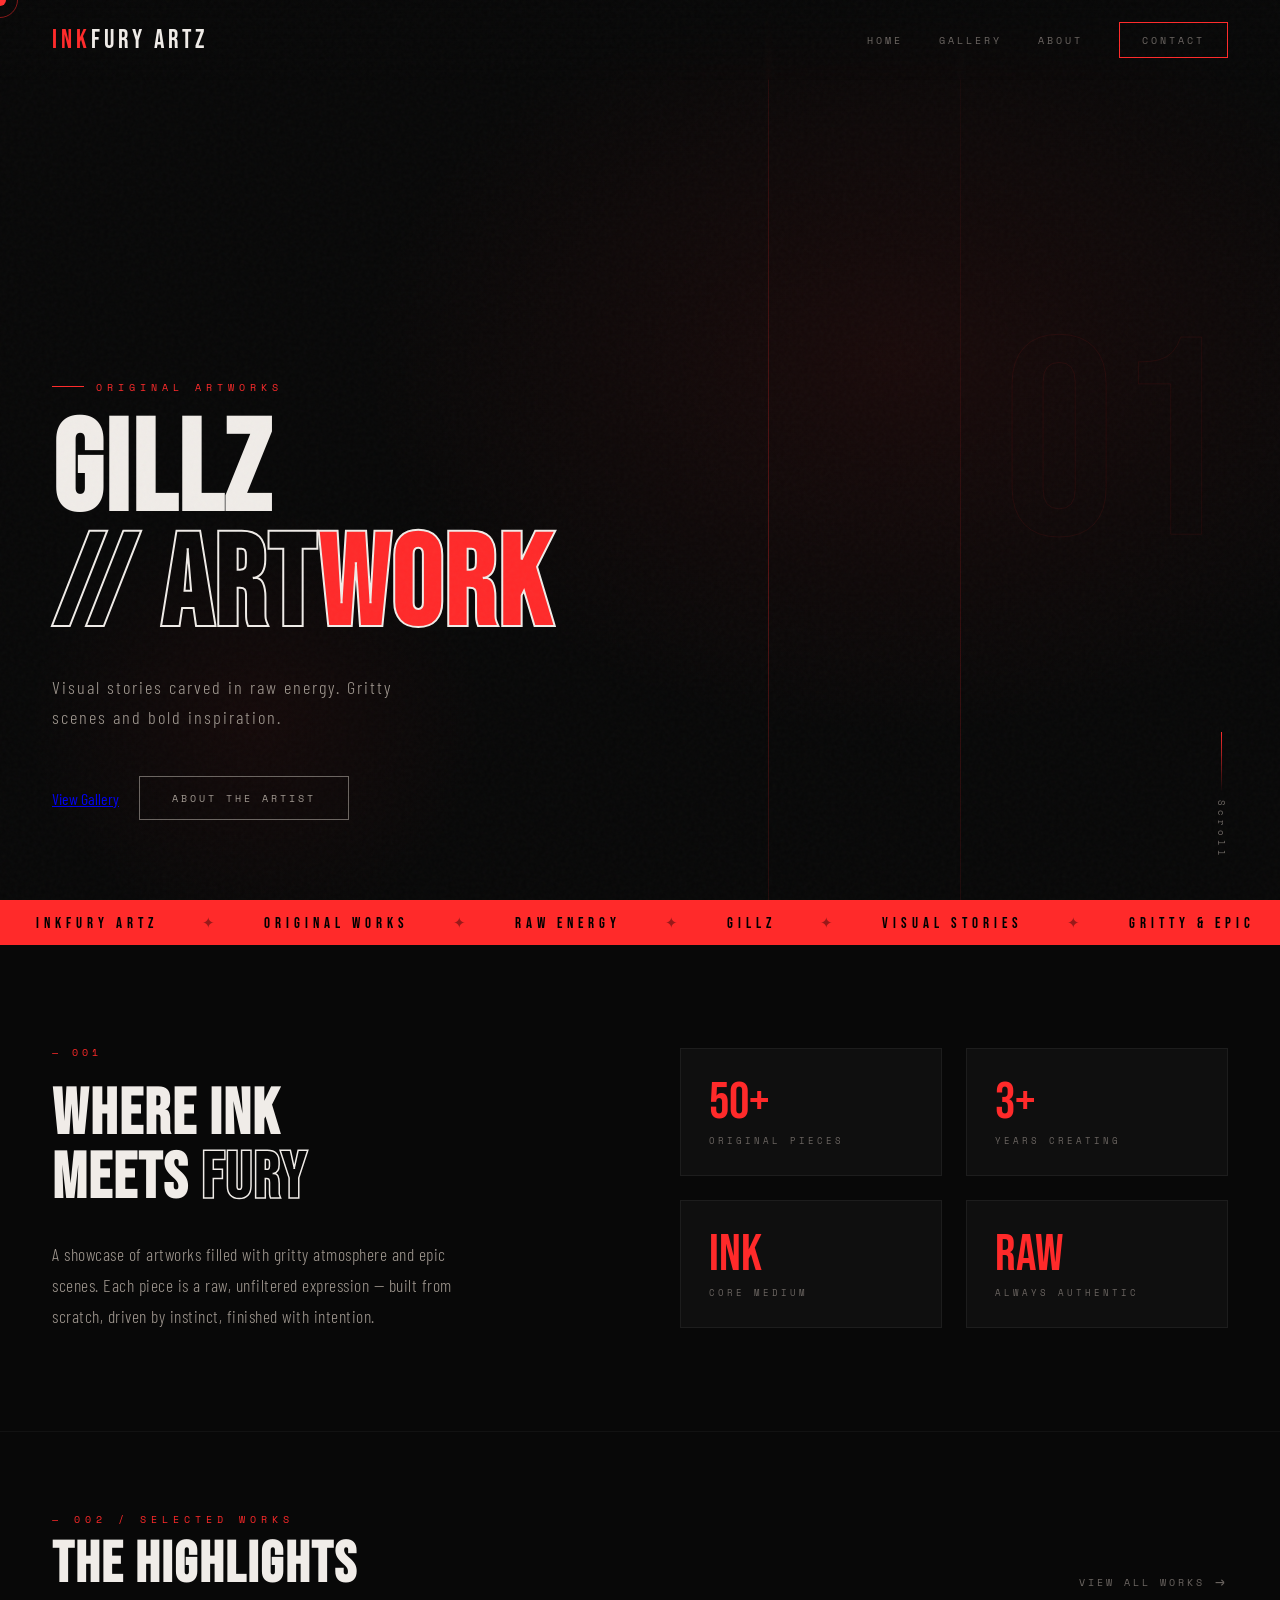
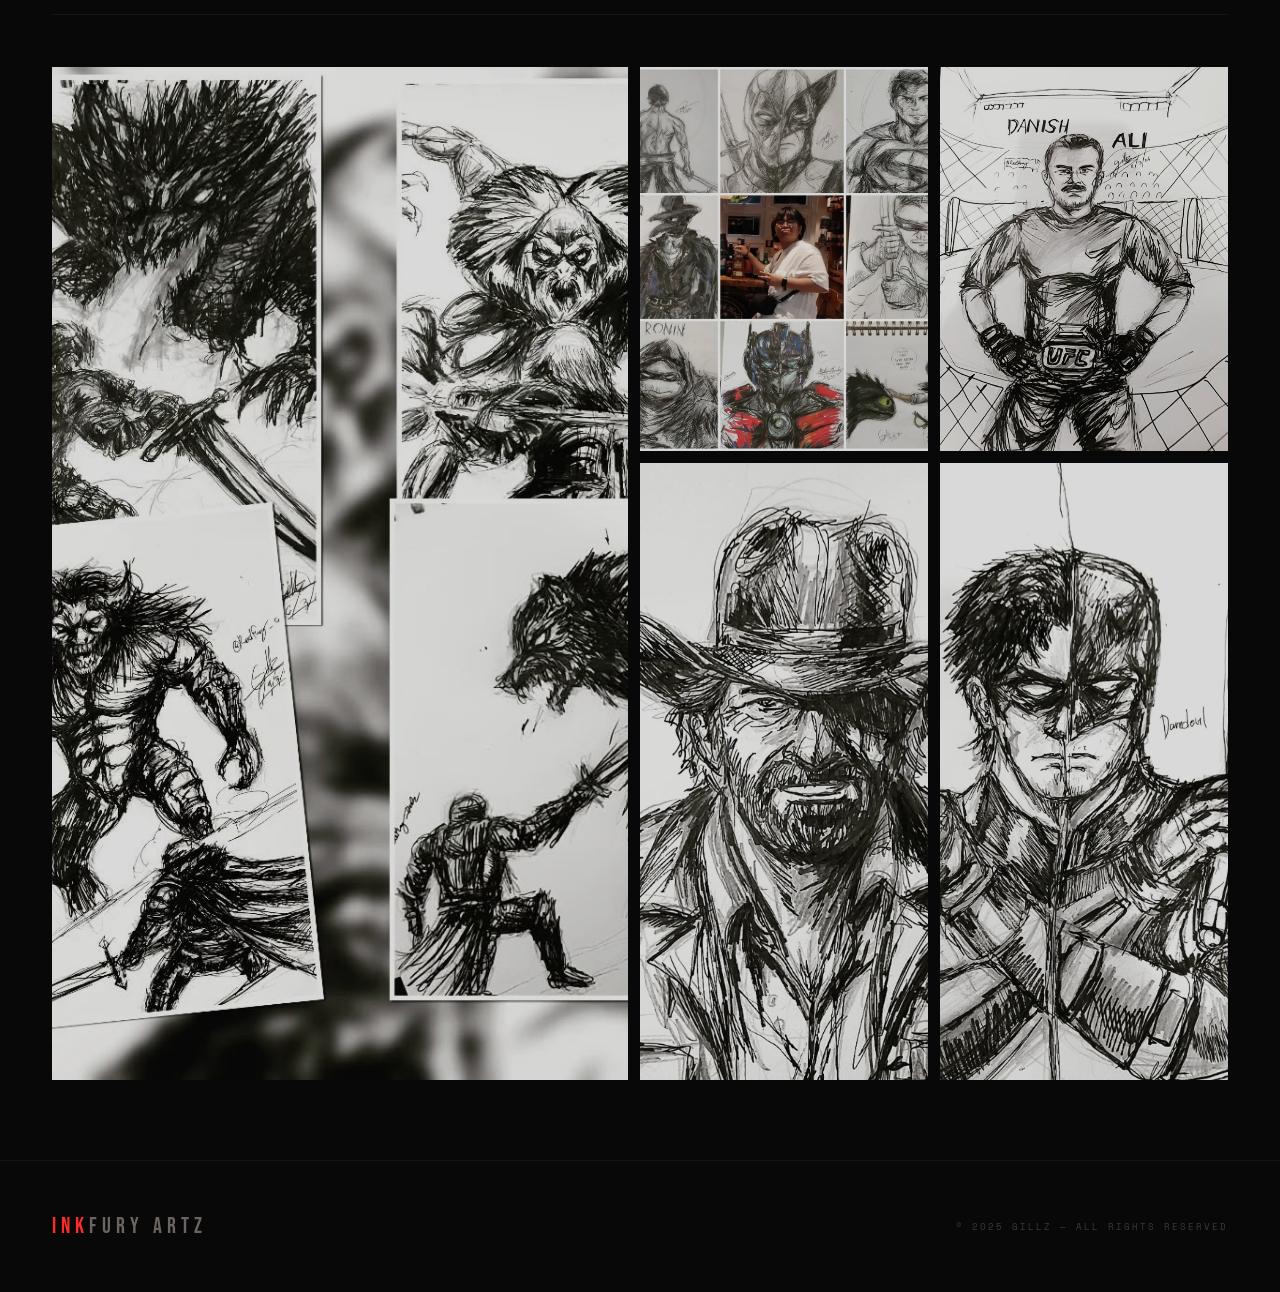
<file: index.html>
<!DOCTYPE html>
<html lang="en">
<head>
<meta charset="UTF-8">
<meta name="viewport" content="width=device-width, initial-scale=1.0">
<title>INKFURY ARTZ</title>
<link href="https://fonts.googleapis.com/css2?family=Bebas+Neue&family=Barlow+Condensed:wght@300;400;600;700&family=Space+Mono:wght@400;700&display=swap" rel="stylesheet">
<style>
  :root {
    --red: #ff2a2a;
    --red-dim: #cc1c1c;
    --red-glow: rgba(255, 42, 42, 0.25);
    --bg: #080808;
    --bg2: #0f0f0f;
    --bg3: #141414;
    --white: #f0ece8;
    --muted: #6b6561;
    --mid: #a09890;
  }

  *, *::before, *::after { box-sizing: border-box; margin: 0; padding: 0; }

  html { scroll-behavior: smooth; }

  body {
    background: var(--bg);
    color: var(--white);
    font-family: 'Barlow Condensed', sans-serif;
    overflow-x: hidden;
    cursor: none;
  }

  /* CUSTOM CURSOR */
  .cursor {
    position: fixed;
    width: 12px; height: 12px;
    background: var(--red);
    border-radius: 50%;
    pointer-events: none;
    z-index: 9999;
    transform: translate(-50%, -50%);
    transition: transform 0.1s, width 0.2s, height 0.2s, background 0.2s;
    mix-blend-mode: screen;
  }
  .cursor-ring {
    position: fixed;
    width: 36px; height: 36px;
    border: 1px solid rgba(255,42,42,0.5);
    border-radius: 50%;
    pointer-events: none;
    z-index: 9998;
    transform: translate(-50%, -50%);
    transition: transform 0.12s ease-out, width 0.3s, height 0.3s;
  }
  body:has(a:hover) .cursor,
  body:has(button:hover) .cursor { width: 20px; height: 20px; background: var(--white); }
  body:has(a:hover) .cursor-ring,
  body:has(button:hover) .cursor-ring { width: 50px; height: 50px; border-color: var(--white); }

  /* GRAIN OVERLAY */
  body::before {
    content: '';
    position: fixed;
    inset: 0;
    background-image: url("data:image/svg+xml,%3Csvg viewBox='0 0 256 256' xmlns='http://www.w3.org/2000/svg'%3E%3Cfilter id='noise'%3E%3CfeTurbulence type='fractalNoise' baseFrequency='0.9' numOctaves='4' stitchTiles='stitch'/%3E%3C/filter%3E%3Crect width='100%25' height='100%25' filter='url(%23noise)' opacity='1'/%3E%3C/svg%3E");
    opacity: 0.03;
    pointer-events: none;
    z-index: 1000;
  }

  /* NAV */
  nav {
    position: fixed;
    top: 0; left: 0; right: 0;
    z-index: 500;
    display: flex;
    align-items: center;
    justify-content: space-between;
    padding: 22px 52px;
    background: linear-gradient(to bottom, rgba(8,8,8,0.98) 0%, transparent 100%);
    backdrop-filter: blur(2px);
  }

  .nav-logo {
    font-family: 'Bebas Neue', sans-serif;
    font-size: 1.6rem;
    letter-spacing: 4px;
    color: var(--white);
    text-decoration: none;
  }
  .nav-logo span { color: var(--red); }

  .nav-links { display: flex; gap: 36px; align-items: center; }
  .nav-links a {
    font-family: 'Space Mono', monospace;
    font-size: 0.65rem;
    letter-spacing: 3px;
    text-transform: uppercase;
    color: var(--muted);
    text-decoration: none;
    transition: color 0.25s;
    position: relative;
  }
  .nav-links a::after {
    content: '';
    position: absolute;
    bottom: -4px; left: 0;
    width: 0; height: 1px;
    background: var(--red);
    transition: width 0.3s;
  }
  .nav-links a:hover { color: var(--white); }
  .nav-links a:hover::after { width: 100%; }

  .nav-cta {
    font-family: 'Space Mono', monospace;
    font-size: 0.6rem;
    letter-spacing: 3px;
    text-transform: uppercase;
    padding: 9px 22px;
    border: 1px solid var(--red);
    color: var(--red);
    background: transparent;
    cursor: none;
    transition: background 0.25s, color 0.25s;
    text-decoration: none;
  }
  .nav-cta:hover { background: var(--red); color: #000; }

  /* HERO */
  .hero {
    height: 100vh;
    min-height: 700px;
    position: relative;
    display: flex;
    align-items: flex-end;
    padding: 0 52px 80px;
    overflow: hidden;
  }

  .hero-bg {
    position: absolute;
    inset: 0;
    background:
      radial-gradient(ellipse 60% 60% at 70% 40%, rgba(255,42,42,0.07) 0%, transparent 70%),
      radial-gradient(ellipse 30% 40% at 20% 80%, rgba(255,42,42,0.05) 0%, transparent 60%),
      var(--bg);
  }

  /* animated ink drip lines */
  .hero-lines {
    position: absolute;
    inset: 0;
    overflow: hidden;
    pointer-events: none;
  }
  .hero-lines::before {
    content: '';
    position: absolute;
    top: -20%; left: 60%;
    width: 1px; height: 140%;
    background: linear-gradient(to bottom, transparent, rgba(255,42,42,0.15) 30%, rgba(255,42,42,0.3) 60%, transparent);
    animation: lineDrift 8s ease-in-out infinite alternate;
  }
  .hero-lines::after {
    content: '';
    position: absolute;
    top: -20%; left: 75%;
    width: 1px; height: 140%;
    background: linear-gradient(to bottom, transparent, rgba(255,42,42,0.08) 40%, rgba(255,42,42,0.18) 70%, transparent);
    animation: lineDrift 11s ease-in-out infinite alternate-reverse;
  }
  @keyframes lineDrift {
    from { transform: translateX(0); }
    to   { transform: translateX(40px); }
  }

  /* big decorative number */
  .hero-num {
    position: absolute;
    top: 50%; right: 4%;
    transform: translateY(-50%);
    font-family: 'Bebas Neue', sans-serif;
    font-size: clamp(180px, 22vw, 360px);
    color: transparent;
    -webkit-text-stroke: 1px rgba(255,42,42,0.08);
    line-height: 1;
    pointer-events: none;
    user-select: none;
    animation: numPulse 6s ease-in-out infinite;
  }
  @keyframes numPulse {
    0%, 100% { -webkit-text-stroke-color: rgba(255,42,42,0.06); }
    50%       { -webkit-text-stroke-color: rgba(255,42,42,0.14); }
  }

  .hero-content { position: relative; z-index: 2; max-width: 680px; }

  .hero-tag {
    font-family: 'Space Mono', monospace;
    font-size: 0.65rem;
    letter-spacing: 5px;
    color: var(--red);
    text-transform: uppercase;
    margin-bottom: 20px;
    display: flex;
    align-items: center;
    gap: 12px;
  }
  .hero-tag::before {
    content: '';
    display: block;
    width: 32px; height: 1px;
    background: var(--red);
  }

  .hero h1 {
    font-family: 'Bebas Neue', sans-serif;
    font-size: clamp(72px, 10vw, 148px);
    line-height: 0.9;
    letter-spacing: 2px;
    margin-bottom: 28px;
  }
  .hero h1 .line2 { 
    color: transparent;
    -webkit-text-stroke: 2px var(--white);
    display: block;
  }
  .hero h1 .accent { color: var(--red); }

  .hero-desc {
    font-size: 1.15rem;
    font-weight: 300;
    letter-spacing: 2px;
    color: var(--mid);
    margin-bottom: 44px;
    max-width: 380px;
    line-height: 1.6;
  }

  .hero-actions { display: flex; gap: 20px; align-items: center; }

  .btn-primary {
    font-family: 'Space Mono', monospace;
    font-size: 0.65rem;
    letter-spacing: 3px;
    text-transform: uppercase;
    padding: 14px 34px;
    background: var(--red);
    color: #000;
    border: none;
    cursor: none;
    transition: background 0.25s, transform 0.2s;
    font-weight: 700;
    text-decoration: none;
    display: inline-block;
  }
  .btn-primary:hover { background: var(--white); transform: translateY(-2px); }

  .btn-ghost {
    font-family: 'Space Mono', monospace;
    font-size: 0.65rem;
    letter-spacing: 3px;
    text-transform: uppercase;
    padding: 13px 32px;
    border: 1px solid var(--muted);
    color: var(--mid);
    background: transparent;
    cursor: none;
    transition: border-color 0.25s, color 0.25s;
    text-decoration: none;
    display: inline-block;
  }
  .btn-ghost:hover { border-color: var(--white); color: var(--white); }

  .hero-scroll {
    position: absolute;
    bottom: 40px; right: 52px;
    display: flex;
    flex-direction: column;
    align-items: center;
    gap: 8px;
    z-index: 2;
  }
  .hero-scroll span {
    font-family: 'Space Mono', monospace;
    font-size: 0.55rem;
    letter-spacing: 4px;
    color: var(--muted);
    writing-mode: vertical-rl;
  }
  .scroll-line {
    width: 1px;
    height: 60px;
    background: linear-gradient(to bottom, var(--red), transparent);
    animation: scrollPulse 2s ease-in-out infinite;
  }
  @keyframes scrollPulse {
    0%, 100% { opacity: 0.3; transform: scaleY(0.8); }
    50%       { opacity: 1;   transform: scaleY(1);   }
  }

  /* MARQUEE */
  .marquee-strip {
    background: var(--red);
    padding: 12px 0;
    overflow: hidden;
    white-space: nowrap;
  }
  .marquee-inner {
    display: inline-flex;
    gap: 0;
    animation: marquee 18s linear infinite;
  }
  .marquee-inner span {
    font-family: 'Bebas Neue', sans-serif;
    font-size: 0.95rem;
    letter-spacing: 5px;
    color: #000;
    padding: 0 36px;
  }
  .marquee-inner span.dot { color: rgba(0,0,0,0.4); padding: 0 8px; }
  @keyframes marquee {
    from { transform: translateX(0); }
    to   { transform: translateX(-50%); }
  }

  /* INTRO SECTION */
  .intro {
    padding: 100px 52px;
    display: grid;
    grid-template-columns: 1fr 1fr;
    gap: 80px;
    align-items: center;
    border-bottom: 1px solid rgba(255,255,255,0.04);
  }

  .intro-left .section-num {
    font-family: 'Space Mono', monospace;
    font-size: 0.6rem;
    letter-spacing: 4px;
    color: var(--red);
    margin-bottom: 24px;
  }

  .intro-left h2 {
    font-family: 'Bebas Neue', sans-serif;
    font-size: clamp(42px, 5vw, 72px);
    line-height: 1;
    letter-spacing: 2px;
    margin-bottom: 28px;
  }
  .intro-left h2 em {
    font-style: normal;
    color: transparent;
    -webkit-text-stroke: 1.5px var(--white);
  }

  .intro-left p {
    font-size: 1.1rem;
    font-weight: 300;
    color: var(--mid);
    line-height: 1.75;
    letter-spacing: 0.5px;
    max-width: 440px;
  }

  .intro-right {
    display: grid;
    grid-template-columns: 1fr 1fr;
    gap: 24px;
  }
  .stat-box {
    padding: 28px;
    border: 1px solid rgba(255,255,255,0.06);
    background: var(--bg2);
    transition: border-color 0.3s;
  }
  .stat-box:hover { border-color: rgba(255,42,42,0.3); }
  .stat-box .stat-n {
    font-family: 'Bebas Neue', sans-serif;
    font-size: 3.2rem;
    color: var(--red);
    line-height: 1;
    margin-bottom: 6px;
  }
  .stat-box .stat-l {
    font-family: 'Space Mono', monospace;
    font-size: 0.58rem;
    letter-spacing: 3px;
    color: var(--muted);
    text-transform: uppercase;
  }

  /* GALLERY */
  .gallery-section {
    padding: 80px 52px;
  }

  .section-header {
    display: flex;
    align-items: flex-end;
    justify-content: space-between;
    margin-bottom: 52px;
    padding-bottom: 20px;
    border-bottom: 1px solid rgba(255,255,255,0.05);
  }
  .section-header-left .label {
    font-family: 'Space Mono', monospace;
    font-size: 0.6rem;
    letter-spacing: 5px;
    color: var(--red);
    margin-bottom: 10px;
    text-transform: uppercase;
  }
  .section-header-left h2 {
    font-family: 'Bebas Neue', sans-serif;
    font-size: clamp(36px, 4.5vw, 62px);
    letter-spacing: 2px;
    line-height: 1;
  }
  .view-all {
    font-family: 'Space Mono', monospace;
    font-size: 0.6rem;
    letter-spacing: 3px;
    color: var(--muted);
    text-decoration: none;
    text-transform: uppercase;
    display: flex;
    align-items: center;
    gap: 10px;
    transition: color 0.25s;
  }
  .view-all::after {
    content: '→';
    font-size: 1rem;
    transition: transform 0.25s;
  }
  .view-all:hover { color: var(--white); }
  .view-all:hover::after { transform: translateX(5px); }

  .gallery-grid {
    display: grid;
    grid-template-columns: 2fr 1fr 1fr;
    grid-template-rows: auto auto;
    gap: 12px;
  }

  .g-card {
    position: relative;
    overflow: hidden;
    background: var(--bg3);
    cursor: none;
  }

  .g-card.featured {
    grid-row: 1 / 3;
  }

  .g-card img {
    width: 100%;
    height: 100%;
    object-fit: cover;
    display: block;
    transition: transform 0.6s cubic-bezier(0.25, 0.46, 0.45, 0.94), filter 0.4s;
    filter: grayscale(20%) brightness(0.85);
    min-height: 260px;
  }
  .g-card.featured img { min-height: 560px; }

  .g-card:hover img {
    transform: scale(1.07);
    filter: grayscale(0%) brightness(1);
  }

  .g-card-overlay {
    position: absolute;
    inset: 0;
    background: linear-gradient(to top, rgba(8,8,8,0.85) 0%, transparent 50%);
    opacity: 0;
    transition: opacity 0.4s;
    display: flex;
    flex-direction: column;
    justify-content: flex-end;
    padding: 28px;
  }
  .g-card:hover .g-card-overlay { opacity: 1; }

  .g-card-overlay .g-title {
    font-family: 'Bebas Neue', sans-serif;
    font-size: 1.5rem;
    letter-spacing: 2px;
    margin-bottom: 6px;
  }
  .g-card-overlay .g-tag {
    font-family: 'Space Mono', monospace;
    font-size: 0.55rem;
    letter-spacing: 3px;
    color: var(--red);
    text-transform: uppercase;
  }

  .g-card-overlay .g-view {
    position: absolute;
    top: 20px; right: 20px;
    width: 36px; height: 36px;
    border: 1px solid rgba(255,255,255,0.4);
    display: flex;
    align-items: center;
    justify-content: center;
    font-size: 1rem;
    transition: background 0.25s, border-color 0.25s;
  }
  .g-card:hover .g-view { background: var(--red); border-color: var(--red); }

  /* placeholder art when images are missing */
  .g-placeholder {
    width: 100%;
    height: 100%;
    min-height: inherit;
    display: flex;
    align-items: center;
    justify-content: center;
    background: var(--bg3);
    position: relative;
    overflow: hidden;
  }
  .g-placeholder::before {
    content: '';
    position: absolute;
    inset: 0;
    background:
      repeating-linear-gradient(
        45deg,
        transparent,
        transparent 24px,
        rgba(255,42,42,0.03) 24px,
        rgba(255,42,42,0.03) 25px
      );
  }
  .g-placeholder .ph-label {
    font-family: 'Bebas Neue', sans-serif;
    font-size: 1rem;
    letter-spacing: 4px;
    color: rgba(255,255,255,0.1);
    text-transform: uppercase;
    z-index: 1;
  }

  /* FOOTER */
  footer {
    padding: 52px;
    border-top: 1px solid rgba(255,255,255,0.05);
    display: flex;
    align-items: center;
    justify-content: space-between;
  }
  .footer-logo {
    font-family: 'Bebas Neue', sans-serif;
    font-size: 1.4rem;
    letter-spacing: 5px;
    color: var(--muted);
  }
  .footer-logo span { color: var(--red); }
  footer p {
    font-family: 'Space Mono', monospace;
    font-size: 0.55rem;
    letter-spacing: 2px;
    color: rgba(255,255,255,0.2);
    text-transform: uppercase;
  }

  /* FADE IN ANIMATION */
  .fade-up {
    opacity: 0;
    transform: translateY(30px);
    animation: fadeUp 0.8s ease forwards;
  }
  .fade-up:nth-child(1) { animation-delay: 0.1s; }
  .fade-up:nth-child(2) { animation-delay: 0.25s; }
  .fade-up:nth-child(3) { animation-delay: 0.4s; }
  @keyframes fadeUp {
    to { opacity: 1; transform: translateY(0); }
  }

  @media (max-width: 900px) {
    nav { padding: 18px 28px; }
    .nav-links { gap: 20px; }
    .hero { padding: 0 28px 60px; }
    .intro { grid-template-columns: 1fr; padding: 60px 28px; gap: 44px; }
    .gallery-section { padding: 60px 28px; }
    .gallery-grid { grid-template-columns: 1fr 1fr; }
    .g-card.featured { grid-column: 1 / 3; grid-row: auto; }
    footer { flex-direction: column; gap: 20px; padding: 36px 28px; text-align: center; }
  }
</style>
</head>
<body>

<div class="cursor" id="cursor"></div>
<div class="cursor-ring" id="cursorRing"></div>

<!-- NAV -->
<nav>
  <a class="nav-logo" href="#"><span>INK</span>FURY ARTZ</a>
  <div class="nav-links">
    <a href="#">Home</a>
    <a href="#gallery">Gallery</a>
    <a href="about.html">About</a>
    <a href="#" class="nav-cta">Contact</a>
  </div>
</nav>

<!-- HERO -->
<section class="hero">
  <div class="hero-bg"></div>
  <div class="hero-lines"></div>
  <div class="hero-num">01</div>

  <div class="hero-content">
    <div class="hero-tag fade-up">Original Artworks</div>
    <h1 class="fade-up">
      GILLZ
      <span class="line2">// ART<span class="accent">WORK</span></span>
    </h1>
    <p class="hero-desc fade-up">Visual stories carved in raw energy. Gritty scenes and bold inspiration.</p>
    <div class="hero-actions fade-up">
      <a href="gallery.html" class="btn-primar" class="btn-primary">View Gallery</a>
      <a href="about.html" class="btn-ghost">About The artist</a>
    </div>
  </div>

  <div class="hero-scroll">
    <div class="scroll-line"></div>
    <span>Scroll</span>
  </div>
</section>

<!-- MARQUEE -->
<div class="marquee-strip">
  <div class="marquee-inner">
    <span>INKFURY ARTZ</span><span class="dot">✦</span>
    <span>ORIGINAL WORKS</span><span class="dot">✦</span>
    <span>RAW ENERGY</span><span class="dot">✦</span>
    <span>GILLZ</span><span class="dot">✦</span>
    <span>VISUAL STORIES</span><span class="dot">✦</span>
    <span>GRITTY &amp; EPIC</span><span class="dot">✦</span>
    <span>INKFURY ARTZ</span><span class="dot">✦</span>
    <span>ORIGINAL WORKS</span><span class="dot">✦</span>
    <span>RAW ENERGY</span><span class="dot">✦</span>
    <span>GILLZ</span><span class="dot">✦</span>
    <span>VISUAL STORIES</span><span class="dot">✦</span>
    <span>GRITTY &amp; EPIC</span><span class="dot">✦</span>
  </div>
</div>

<!-- INTRO -->
<section class="intro" id="about">
  <div class="intro-left">
    <div class="section-num">— 001</div>
    <h2>WHERE INK<br>MEETS <em>FURY</em></h2>
    <p>
      A showcase of artworks filled with gritty atmosphere and epic scenes. Each piece is a raw, unfiltered expression — built from scratch, driven by instinct, finished with intention.
    </p>
  </div>
  <div class="intro-right">
    <div class="stat-box">
      <div class="stat-n">50+</div>
      <div class="stat-l">Original Pieces</div>
    </div>
    <div class="stat-box">
      <div class="stat-n">3+</div>
      <div class="stat-l">Years Creating</div>
    </div>
    <div class="stat-box">
      <div class="stat-n">INK</div>
      <div class="stat-l">Core Medium</div>
    </div>
    <div class="stat-box">
      <div class="stat-n">RAW</div>
      <div class="stat-l">Always Authentic</div>
    </div>
  </div>
</section>

<!-- GALLERY -->
<section class="gallery-section" id="gallery">
  <div class="section-header">
    <div class="section-header-left">
      <div class="label">— 002 / Selected Works</div>
      <h2>THE HIGHLIGHTS</h2>
    </div>
    <a href="#" class="view-all">View All Works</a>
  </div>

  <div class="gallery-grid">
    <!-- Featured large card -->
    <div class="g-card featured">
      <img src="compilation1.png" alt="Artwork 1" onerror="this.style.display='none';this.nextElementSibling.style.display='flex'">
      <div class="g-placeholder" style="display:none;min-height:560px;">
        <span class="ph-label">Compilation I</span>
      </div>
      <div class="g-card-overlay">
        <div class="g-view">↗</div>
        <div class="g-tag">Featured Piece</div>
        <div class="g-title">Boss Battle</div>
      </div>
    </div>

    <!-- Top right -->
    <div class="g-card">
      <img src="compilation2.png" alt="Artwork 2" onerror="this.style.display='none';this.nextElementSibling.style.display='flex'">
      <div class="g-placeholder" style="display:none;">
        <span class="ph-label">Top 8</span>
      </div>
      <div class="g-card-overlay">
        <div class="g-view">↗</div>
        <div class="g-tag">Original Work</div>
        <div class="g-title">2025 artworks</div>
      </div>
    </div>

    <div class="g-card">
      <img src="compilation3.png" alt="Artwork 3" onerror="this.style.display='none';this.nextElementSibling.style.display='flex'">
      <div class="g-placeholder" style="display:none;">
        <span class="ph-label">Compilation III</span>
      </div>
      <div class="g-card-overlay">
        <div class="g-view">↗</div>
        <div class="g-tag">Original Work</div>
        <div class="g-title">UFC</div>
      </div>
    </div>

    <!-- Bottom row fillers -->
    <div class="g-card">
      <img src="cn2.png" alt="artwork4" onerror="this.style.display='none';this.nextElementSibling.style.display='flex'">
      <div class="g-placeholder" style="min-height:260px;display:flex;">
        <span class="ph-label">Coming Soon</span>
      </div>
      <div class="g-card-overlay">
        <div class="g-view">+</div>
        <div class="g-tag">Upcoming</div>
        <div class="g-title">Pop Cultures</div>
      </div>
    </div>

    <div class="g-card">
      <img src="marveldc.png" alt="artwork5" onerror="this.title.display='none';this.nextElementSibling.style.display='flex'">
      <div class="g-placeholder" style="min-height:260px;display:flex;">
        <span class="ph-label">Coming Soon</span>
      </div>
      <div class="g-card-overlay">
        <div class="g-view">+</div>
        <div class="g-tag">Upcoming</div>
        <div class="g-title">Marvel and DC comics artworks</div>
      </div>
    </div>
  </div>
</section>

<!-- FOOTER -->
<footer>
  <div class="footer-logo"><span>INK</span>FURY ARTZ</div>
  <p>© 2025 Gillz — All Rights Reserved</p>
</footer>

<script>
  // Custom cursor
  const cursor = document.getElementById('cursor');
  const ring = document.getElementById('cursorRing');
  let mx = 0, my = 0, rx = 0, ry = 0;

  document.addEventListener('mousemove', e => {
    mx = e.clientX; my = e.clientY;
    cursor.style.left = mx + 'px';
    cursor.style.top  = my + 'px';
  });

  function animateRing() {
    rx += (mx - rx) * 0.12;
    ry += (my - ry) * 0.12;
    ring.style.left = rx + 'px';
    ring.style.top  = ry + 'px';
    requestAnimationFrame(animateRing);
  }
  animateRing();

  // Intersection Observer for gallery cards
  const cards = document.querySelectorAll('.g-card');
  const obs = new IntersectionObserver(entries => {
    entries.forEach((e, i) => {
      if (e.isIntersecting) {
        setTimeout(() => {
          e.target.style.opacity = '1';
          e.target.style.transform = 'translateY(0)';
        }, i * 80);
        obs.unobserve(e.target);
      }
    });
  }, { threshold: 0.1 });

  cards.forEach(c => {
    c.style.opacity = '0';
    c.style.transform = 'translateY(24px)';
    c.style.transition = 'opacity 0.6s ease, transform 0.6s ease';
    obs.observe(c);
  });
</script>
</body>
</html>
</file>
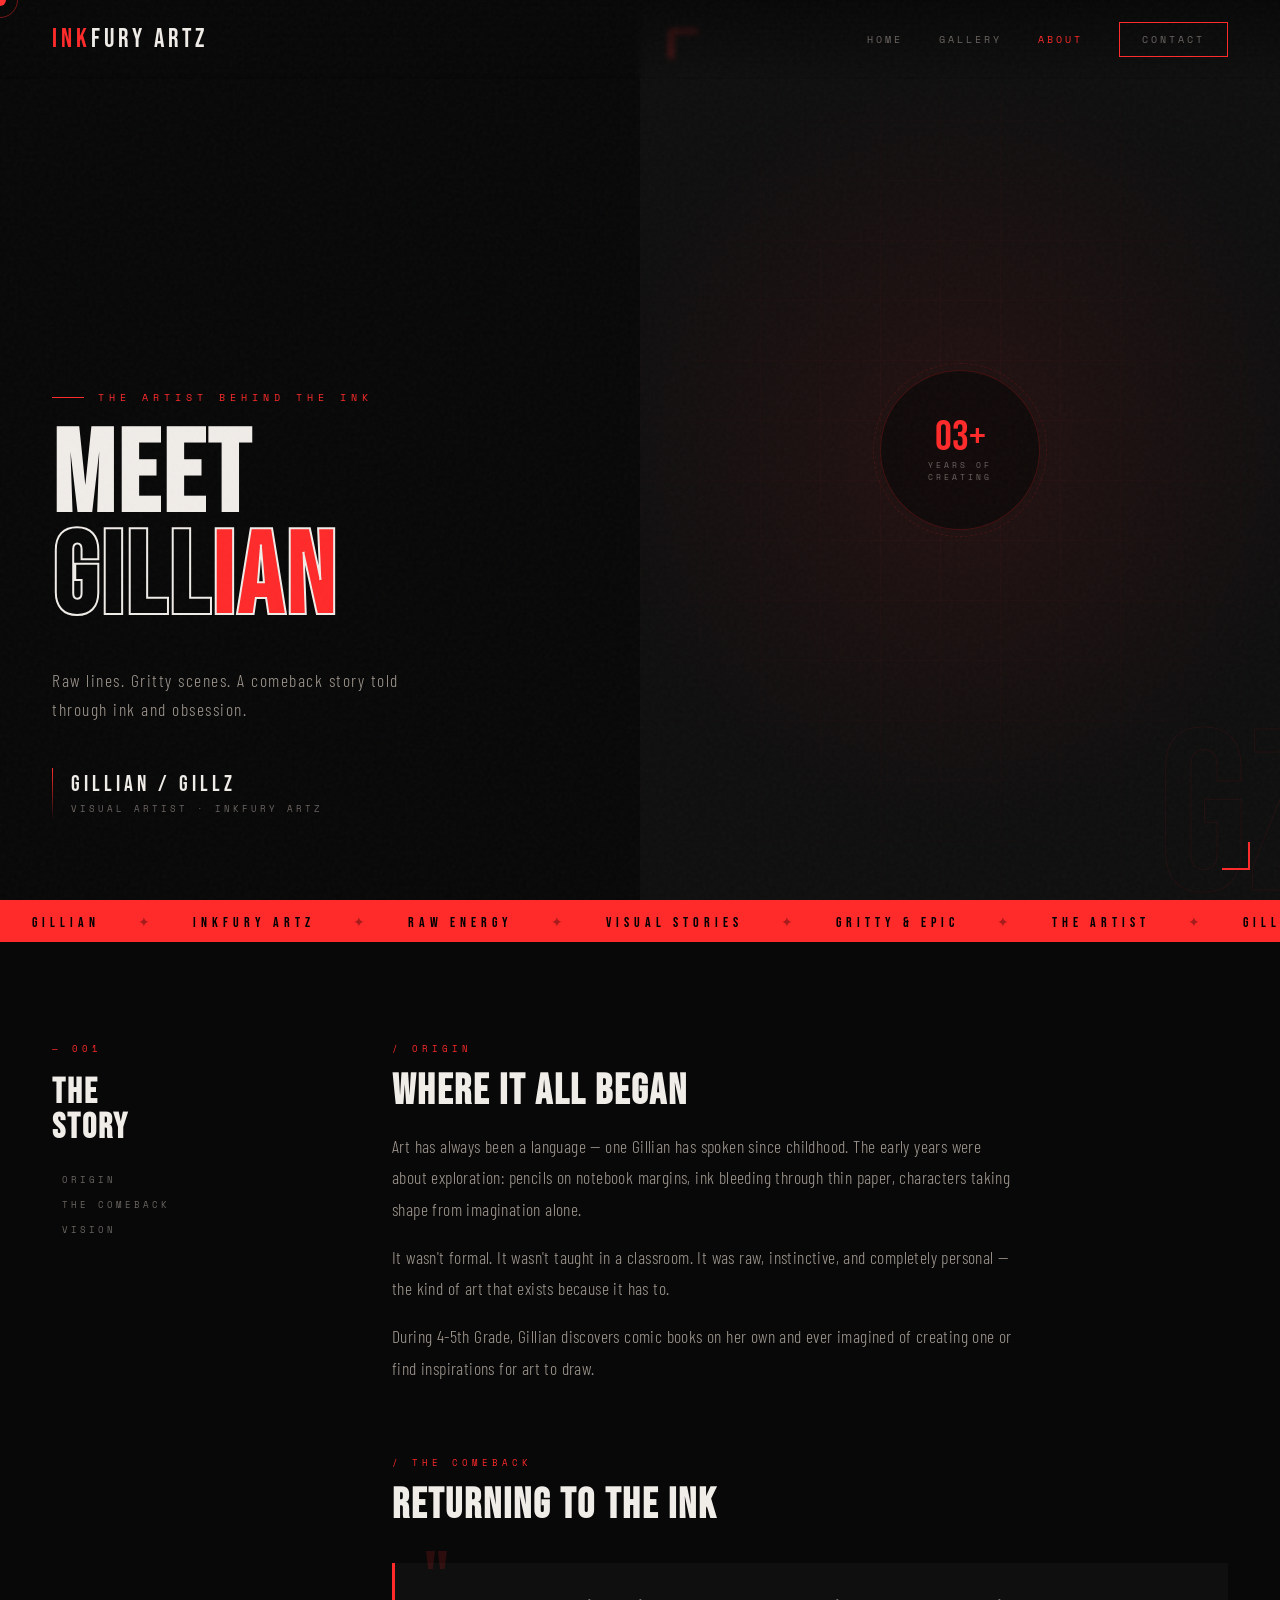
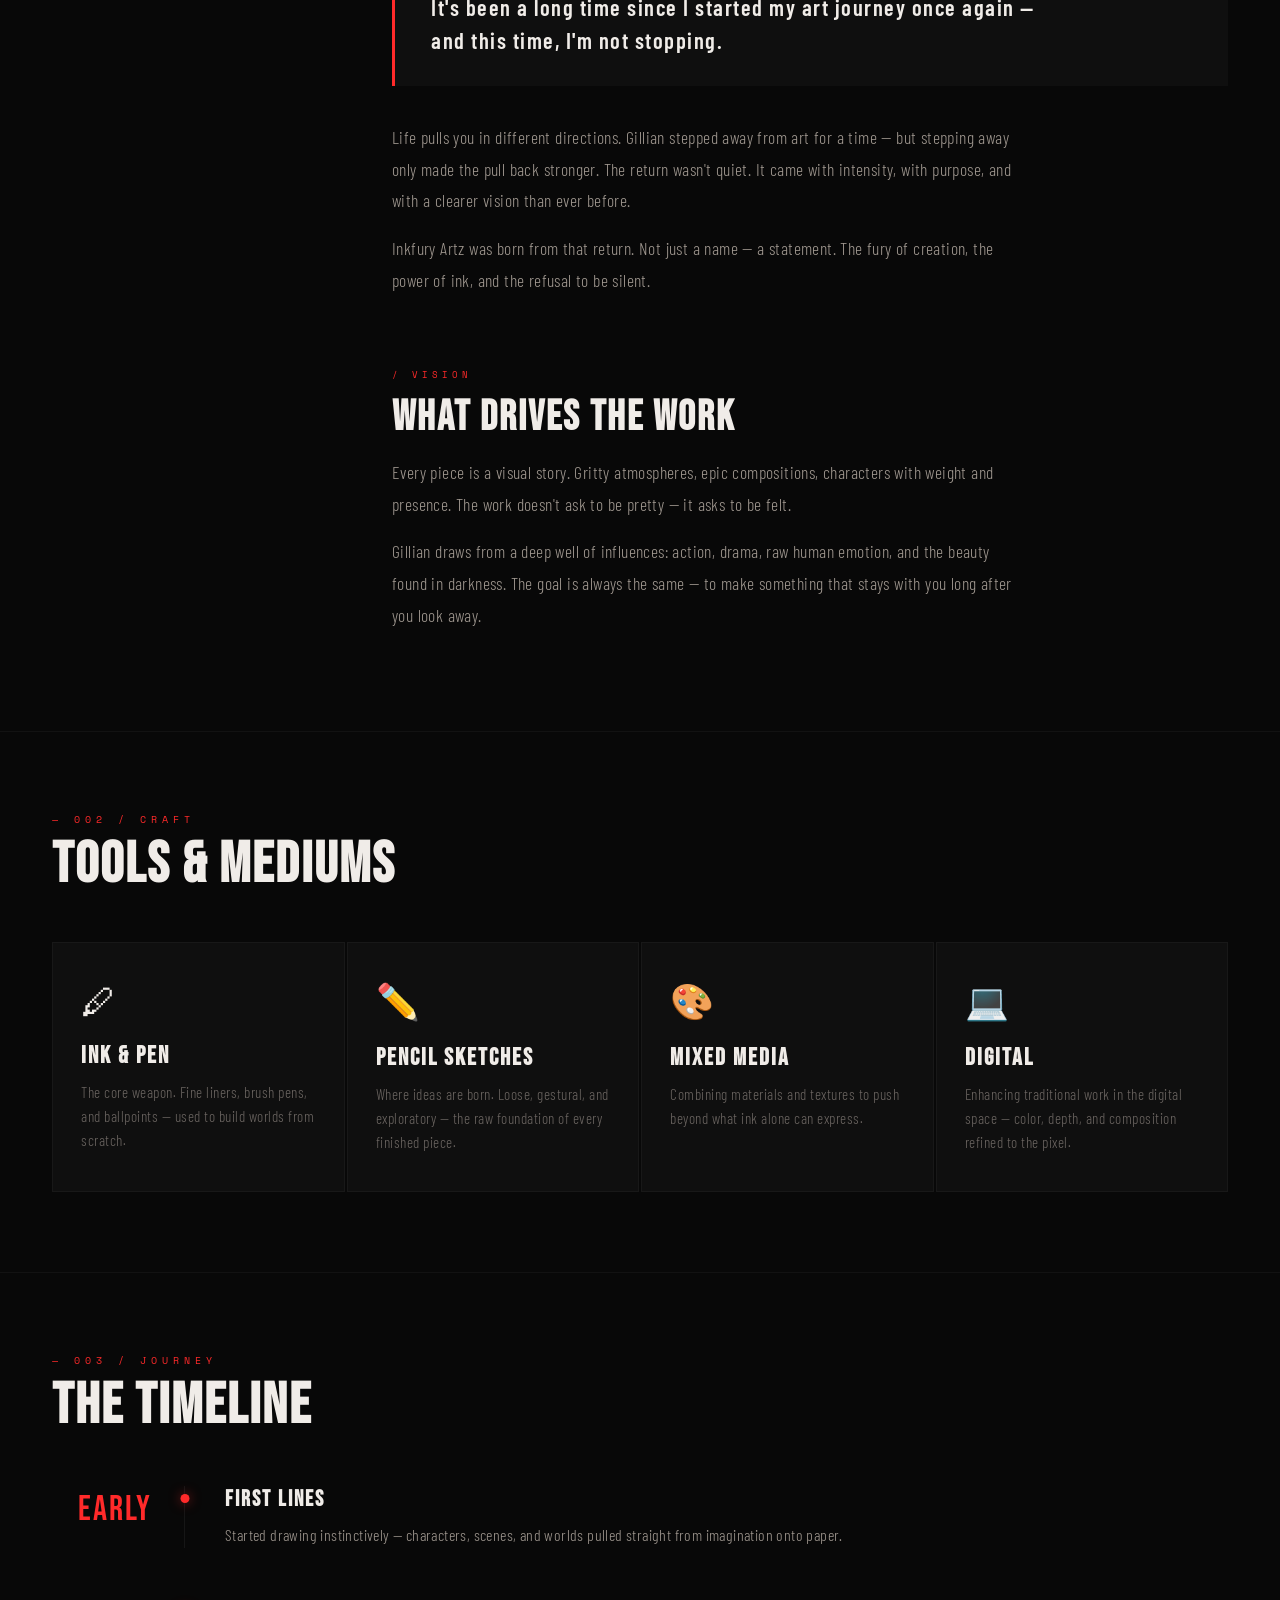
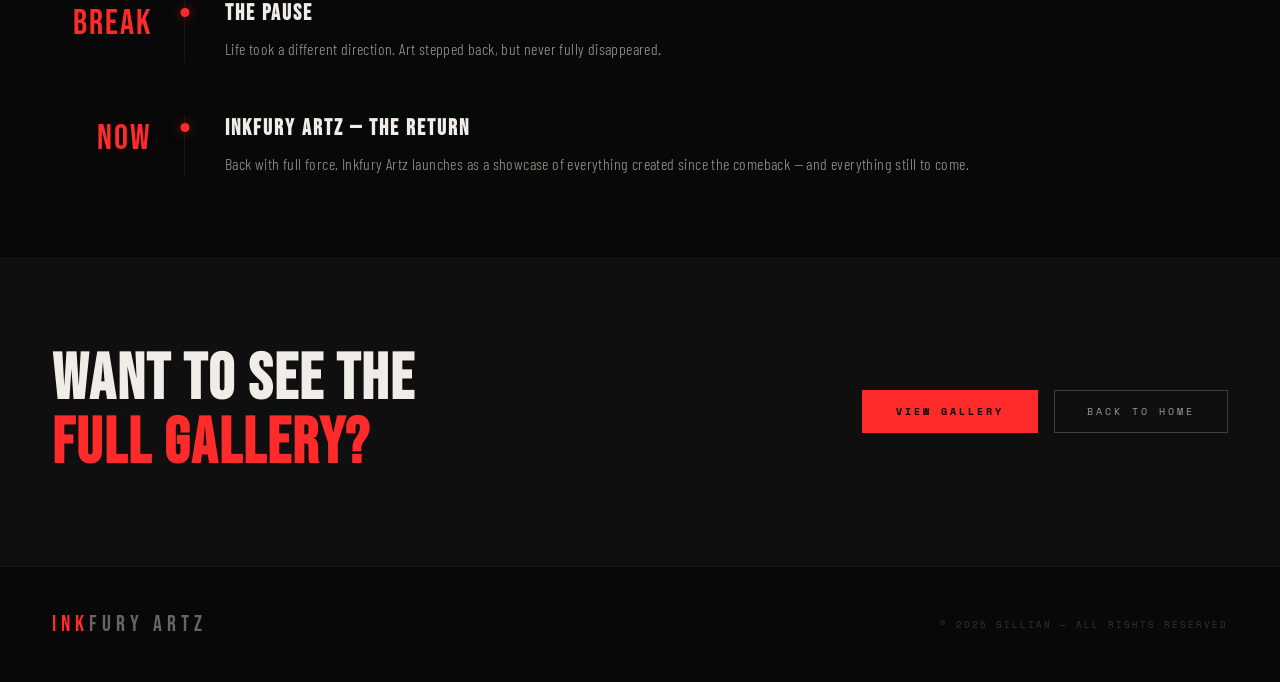
<file: about.html>
<!DOCTYPE html>
<html lang="en">
<head>
  <meta charset="UTF-8">
  <meta name="viewport" content="width=device-width, initial-scale=1.0">
  <title>About The Artist — InkFury Artz</title>
  <link href="https://fonts.googleapis.com/css2?family=Bebas+Neue&family=Barlow+Condensed:wght@300;400;600;700&family=Space+Mono:wght@400;700&display=swap" rel="stylesheet">
  <style>
    :root {
      --red: #ff2a2a;
      --red-dim: rgba(255,42,42,0.12);
      --bg: #080808;
      --bg2: #0f0f0f;
      --bg3: #141414;
      --white: #f0ece8;
      --muted: #6b6561;
      --mid: #a09890;
    }

    *, *::before, *::after { box-sizing: border-box; margin: 0; padding: 0; }
    html { scroll-behavior: smooth; }

    body {
      background: var(--bg);
      color: var(--white);
      font-family: 'Barlow Condensed', sans-serif;
      overflow-x: hidden;
      cursor: none;
    }

    /* GRAIN */
    body::before {
      content: '';
      position: fixed;
      inset: 0;
      background-image: url("data:image/svg+xml,%3Csvg viewBox='0 0 256 256' xmlns='http://www.w3.org/2000/svg'%3E%3Cfilter id='noise'%3E%3CfeTurbulence type='fractalNoise' baseFrequency='0.9' numOctaves='4' stitchTiles='stitch'/%3E%3C/filter%3E%3Crect width='100%25' height='100%25' filter='url(%23noise)' opacity='1'/%3E%3C/svg%3E");
      opacity: 0.03;
      pointer-events: none;
      z-index: 1000;
    }

    /* CURSOR */
    .cursor {
      position: fixed;
      width: 12px; height: 12px;
      background: var(--red);
      border-radius: 50%;
      pointer-events: none;
      z-index: 9999;
      transform: translate(-50%, -50%);
      transition: width 0.2s, height 0.2s;
      mix-blend-mode: screen;
    }
    .cursor-ring {
      position: fixed;
      width: 36px; height: 36px;
      border: 1px solid rgba(255,42,42,0.45);
      border-radius: 50%;
      pointer-events: none;
      z-index: 9998;
      transform: translate(-50%, -50%);
      transition: width 0.3s, height 0.3s, border-color 0.3s;
    }

    /* NAV */
    nav {
      position: fixed;
      top: 0; left: 0; right: 0;
      z-index: 500;
      display: flex;
      align-items: center;
      justify-content: space-between;
      padding: 22px 52px;
      background: linear-gradient(to bottom, rgba(8,8,8,0.97) 0%, transparent 100%);
      backdrop-filter: blur(3px);
    }
    .nav-logo {
      font-family: 'Bebas Neue', sans-serif;
      font-size: 1.6rem;
      letter-spacing: 4px;
      color: var(--white);
      text-decoration: none;
    }
    .nav-logo span { color: var(--red); }
    .nav-links { display: flex; gap: 36px; align-items: center; }
    .nav-links a {
      font-family: 'Space Mono', monospace;
      font-size: 0.62rem;
      letter-spacing: 3px;
      text-transform: uppercase;
      color: var(--muted);
      text-decoration: none;
      transition: color 0.25s;
      position: relative;
    }
    .nav-links a::after {
      content: '';
      position: absolute;
      bottom: -4px; left: 0;
      width: 0; height: 1px;
      background: var(--red);
      transition: width 0.3s;
    }
    .nav-links a:hover { color: var(--white); }
    .nav-links a:hover::after { width: 100%; }
    .nav-links a.active { color: var(--red); }
    .nav-cta {
      font-family: 'Space Mono', monospace;
      font-size: 0.6rem;
      letter-spacing: 3px;
      text-transform: uppercase;
      padding: 9px 22px;
      border: 1px solid var(--red);
      color: var(--red);
      background: transparent;
      cursor: none;
      transition: background 0.25s, color 0.25s;
      text-decoration: none;
    }
    .nav-cta:hover { background: var(--red); color: #000; }

    /* PAGE HERO — SPLIT LAYOUT */
    .page-hero {
      min-height: 100vh;
      display: grid;
      grid-template-columns: 1fr 1fr;
      position: relative;
      overflow: hidden;
    }

    /* Left — text */
    .ph-left {
      display: flex;
      flex-direction: column;
      justify-content: flex-end;
      padding: 160px 52px 80px;
      position: relative;
      z-index: 2;
    }

    .ph-eyebrow {
      font-family: 'Space Mono', monospace;
      font-size: 0.62rem;
      letter-spacing: 5px;
      color: var(--red);
      text-transform: uppercase;
      margin-bottom: 22px;
      display: flex;
      align-items: center;
      gap: 14px;
    }
    .ph-eyebrow::before {
      content: '';
      display: block;
      width: 32px; height: 1px;
      background: var(--red);
      flex-shrink: 0;
    }

    .ph-title {
      font-family: 'Bebas Neue', sans-serif;
      font-size: clamp(72px, 9vw, 140px);
      line-height: 0.88;
      letter-spacing: 3px;
      margin-bottom: 36px;
    }
    .ph-title .outline {
      display: block;
      color: transparent;
      -webkit-text-stroke: 2px var(--white);
    }
    .ph-title .accent { color: var(--red); }

    .ph-tagline {
      font-size: 1.1rem;
      font-weight: 300;
      letter-spacing: 1.5px;
      color: var(--mid);
      line-height: 1.65;
      max-width: 380px;
      margin-bottom: 44px;
    }

    /* signature line */
    .ph-sig {
      display: flex;
      align-items: center;
      gap: 18px;
    }
    .ph-sig-bar {
      width: 1px;
      height: 52px;
      background: linear-gradient(to bottom, var(--red), transparent);
    }
    .ph-sig-text {
      font-family: 'Bebas Neue', sans-serif;
      font-size: 1.4rem;
      letter-spacing: 4px;
      line-height: 1.1;
    }
    .ph-sig-sub {
      font-family: 'Space Mono', monospace;
      font-size: 0.55rem;
      letter-spacing: 3px;
      color: var(--muted);
      text-transform: uppercase;
      margin-top: 4px;
    }

    /* Right — visual panel */
    .ph-right {
      position: relative;
      overflow: hidden;
    }
    .ph-right-bg {
      position: absolute;
      inset: 0;
      background:
        radial-gradient(ellipse 80% 60% at 50% 50%, rgba(255,42,42,0.09) 0%, transparent 70%),
        var(--bg2);
    }
    /* large ghost text */
    .ph-ghost {
      position: absolute;
      bottom: -4%;
      right: -8%;
      font-family: 'Bebas Neue', sans-serif;
      font-size: clamp(120px, 18vw, 260px);
      color: transparent;
      -webkit-text-stroke: 1px rgba(255,42,42,0.08);
      line-height: 1;
      pointer-events: none;
      user-select: none;
      animation: ghostPulse 7s ease-in-out infinite;
    }
    @keyframes ghostPulse {
      0%, 100% { -webkit-text-stroke-color: rgba(255,42,42,0.05); }
      50%       { -webkit-text-stroke-color: rgba(255,42,42,0.13); }
    }

    /* cross-hatch decorative grid */
    .ph-grid-lines {
      position: absolute;
      inset: 0;
      background-image:
        linear-gradient(rgba(255,42,42,0.04) 1px, transparent 1px),
        linear-gradient(90deg, rgba(255,42,42,0.04) 1px, transparent 1px);
      background-size: 60px 60px;
      mask-image: radial-gradient(ellipse 70% 70% at 50% 50%, black 0%, transparent 100%);
    }

    /* floating badge */
    .ph-badge {
      position: absolute;
      top: 50%;
      left: 50%;
      transform: translate(-50%, -50%);
      width: 160px; height: 160px;
      border: 1px solid rgba(255,42,42,0.2);
      border-radius: 50%;
      display: flex;
      flex-direction: column;
      align-items: center;
      justify-content: center;
      gap: 6px;
      text-align: center;
      background: rgba(8,8,8,0.6);
      backdrop-filter: blur(10px);
      animation: badgeSpin 20s linear infinite;
    }
    @keyframes badgeSpin {
      from { transform: translate(-50%, -50%) rotate(0deg); }
      to   { transform: translate(-50%, -50%) rotate(360deg); }
    }
    .ph-badge::before {
      content: '';
      position: absolute;
      inset: -8px;
      border-radius: 50%;
      border: 1px dashed rgba(255,42,42,0.15);
    }
    .badge-inner {
      animation: badgeSpinReverse 20s linear infinite;
    }
    @keyframes badgeSpinReverse {
      from { transform: rotate(0deg); }
      to   { transform: rotate(-360deg); }
    }
    .badge-year {
      font-family: 'Bebas Neue', sans-serif;
      font-size: 2.6rem;
      color: var(--red);
      line-height: 1;
    }
    .badge-label {
      font-family: 'Space Mono', monospace;
      font-size: 0.5rem;
      letter-spacing: 3px;
      color: var(--muted);
      text-transform: uppercase;
    }

    /* red corner accent lines */
    .corner-tl, .corner-br {
      position: absolute;
      width: 28px; height: 28px;
    }
    .corner-tl {
      top: 30px; left: 30px;
      border-top: 2px solid var(--red);
      border-left: 2px solid var(--red);
    }
    .corner-br {
      bottom: 30px; right: 30px;
      border-bottom: 2px solid var(--red);
      border-right: 2px solid var(--red);
    }

    /* MARQUEE */
    .marquee-strip {
      background: var(--red);
      padding: 11px 0;
      overflow: hidden;
      white-space: nowrap;
    }
    .marquee-inner {
      display: inline-flex;
      animation: marquee 20s linear infinite;
    }
    .marquee-inner span {
      font-family: 'Bebas Neue', sans-serif;
      font-size: 0.9rem;
      letter-spacing: 5px;
      color: #000;
      padding: 0 32px;
    }
    .marquee-inner span.dot { color: rgba(0,0,0,0.35); padding: 0 6px; }
    @keyframes marquee {
      from { transform: translateX(0); }
      to   { transform: translateX(-50%); }
    }

    /* STORY SECTION */
    .story {
      padding: 100px 52px;
      display: grid;
      grid-template-columns: 260px 1fr;
      gap: 80px;
      border-bottom: 1px solid rgba(255,255,255,0.04);
      position: relative;
    }

    .story-nav {
      position: sticky;
      top: 100px;
      align-self: start;
    }
    .story-nav .section-num {
      font-family: 'Space Mono', monospace;
      font-size: 0.58rem;
      letter-spacing: 4px;
      color: var(--red);
      margin-bottom: 20px;
    }
    .story-nav h3 {
      font-family: 'Bebas Neue', sans-serif;
      font-size: 2.2rem;
      letter-spacing: 2px;
      line-height: 1;
      margin-bottom: 28px;
    }
    .story-nav-links { display: flex; flex-direction: column; gap: 12px; }
    .story-nav-links a {
      font-family: 'Space Mono', monospace;
      font-size: 0.57rem;
      letter-spacing: 3px;
      text-transform: uppercase;
      color: var(--muted);
      text-decoration: none;
      transition: color 0.25s, padding-left 0.25s;
      display: flex;
      align-items: center;
      gap: 10px;
    }
    .story-nav-links a::before {
      content: '';
      display: block;
      width: 0;
      height: 1px;
      background: var(--red);
      transition: width 0.3s;
      flex-shrink: 0;
    }
    .story-nav-links a:hover { color: var(--white); }
    .story-nav-links a:hover::before { width: 20px; }

    /* Story content blocks */
    .story-content { display: flex; flex-direction: column; gap: 72px; }

    .story-block { position: relative; }

    .story-block .block-label {
      font-family: 'Space Mono', monospace;
      font-size: 0.55rem;
      letter-spacing: 4px;
      color: var(--red);
      text-transform: uppercase;
      margin-bottom: 16px;
    }

    .story-block h4 {
      font-family: 'Bebas Neue', sans-serif;
      font-size: 2.6rem;
      letter-spacing: 2px;
      margin-bottom: 18px;
      line-height: 1;
    }

    .story-block p {
      font-size: 1.1rem;
      font-weight: 300;
      color: var(--mid);
      line-height: 1.8;
      letter-spacing: 0.4px;
      max-width: 620px;
    }
    .story-block p + p { margin-top: 16px; }

    /* pull quote */
    .pull-quote {
      margin: 36px 0;
      padding: 28px 36px;
      border-left: 3px solid var(--red);
      background: var(--bg2);
      position: relative;
    }
    .pull-quote::before {
      content: '"';
      position: absolute;
      top: -20px; left: 28px;
      font-family: 'Bebas Neue', sans-serif;
      font-size: 5rem;
      color: rgba(255,42,42,0.15);
      line-height: 1;
    }
    .pull-quote p {
      font-family: 'Barlow Condensed', sans-serif;
      font-size: 1.4rem;
      font-weight: 600;
      color: var(--white) !important;
      letter-spacing: 1.5px;
      line-height: 1.5;
    }

    /* SKILLS / MEDIUMS GRID */
    .mediums-section {
      padding: 80px 52px;
      border-bottom: 1px solid rgba(255,255,255,0.04);
    }

    .section-hdr {
      display: flex;
      align-items: flex-end;
      justify-content: space-between;
      margin-bottom: 48px;
    }
    .section-hdr .label {
      font-family: 'Space Mono', monospace;
      font-size: 0.6rem;
      letter-spacing: 5px;
      color: var(--red);
      margin-bottom: 10px;
      text-transform: uppercase;
    }
    .section-hdr h2 {
      font-family: 'Bebas Neue', sans-serif;
      font-size: clamp(36px, 4.5vw, 58px);
      letter-spacing: 2px;
      line-height: 1;
    }

    .mediums-grid {
      display: grid;
      grid-template-columns: repeat(4, 1fr);
      gap: 2px;
    }
    .medium-card {
      background: var(--bg2);
      padding: 36px 28px;
      position: relative;
      overflow: hidden;
      transition: background 0.3s;
      border: 1px solid rgba(255,255,255,0.04);
    }
    .medium-card::before {
      content: '';
      position: absolute;
      bottom: 0; left: 0;
      width: 100%; height: 2px;
      background: var(--red);
      transform: scaleX(0);
      transform-origin: left;
      transition: transform 0.4s cubic-bezier(0.23, 1, 0.32, 1);
    }
    .medium-card:hover { background: var(--bg3); }
    .medium-card:hover::before { transform: scaleX(1); }

    .medium-icon {
      font-size: 2.2rem;
      margin-bottom: 20px;
      display: block;
    }
    .medium-card h5 {
      font-family: 'Bebas Neue', sans-serif;
      font-size: 1.5rem;
      letter-spacing: 2px;
      margin-bottom: 10px;
    }
    .medium-card p {
      font-size: 0.95rem;
      font-weight: 300;
      color: var(--muted);
      line-height: 1.6;
      letter-spacing: 0.5px;
    }

    /* TIMELINE */
    .timeline-section {
      padding: 80px 52px;
      border-bottom: 1px solid rgba(255,255,255,0.04);
    }
    .timeline { display: flex; flex-direction: column; gap: 0; margin-top: 52px; }
    .tl-item {
      display: grid;
      grid-template-columns: 100px 1px 1fr;
      gap: 0 32px;
      align-items: start;
      padding-bottom: 52px;
      position: relative;
    }
    .tl-item:last-child { padding-bottom: 0; }

    .tl-year {
      font-family: 'Bebas Neue', sans-serif;
      font-size: 2.2rem;
      color: var(--red);
      letter-spacing: 2px;
      text-align: right;
      padding-top: 2px;
    }
    .tl-line {
      position: relative;
      background: rgba(255,255,255,0.06);
      align-self: stretch;
    }
    .tl-line::before {
      content: '';
      position: absolute;
      top: 8px;
      left: 50%;
      transform: translateX(-50%);
      width: 9px; height: 9px;
      border-radius: 50%;
      background: var(--red);
      box-shadow: 0 0 12px rgba(255,42,42,0.5);
    }
    .tl-body { padding-top: 0; padding-left: 8px; }
    .tl-body h5 {
      font-family: 'Bebas Neue', sans-serif;
      font-size: 1.4rem;
      letter-spacing: 2px;
      margin-bottom: 8px;
    }
    .tl-body p {
      font-size: 1rem;
      font-weight: 300;
      color: var(--mid);
      line-height: 1.7;
      letter-spacing: 0.4px;
    }

    /* CTA STRIP */
    .cta-strip {
      padding: 90px 52px;
      display: flex;
      align-items: center;
      justify-content: space-between;
      gap: 40px;
      background: var(--bg2);
    }
    .cta-strip h2 {
      font-family: 'Bebas Neue', sans-serif;
      font-size: clamp(38px, 5vw, 72px);
      letter-spacing: 2px;
      line-height: 1;
    }
    .cta-strip h2 span { color: var(--red); }
    .cta-actions { display: flex; gap: 16px; flex-shrink: 0; }
    .btn-primary {
      font-family: 'Space Mono', monospace;
      font-size: 0.62rem;
      letter-spacing: 3px;
      text-transform: uppercase;
      padding: 14px 34px;
      background: var(--red);
      color: #000;
      border: none;
      cursor: none;
      font-weight: 700;
      text-decoration: none;
      display: inline-block;
      transition: background 0.25s, transform 0.2s;
    }
    .btn-primary:hover { background: var(--white); transform: translateY(-2px); }
    .btn-ghost {
      font-family: 'Space Mono', monospace;
      font-size: 0.62rem;
      letter-spacing: 3px;
      text-transform: uppercase;
      padding: 13px 32px;
      border: 1px solid rgba(255,255,255,0.2);
      color: var(--mid);
      background: transparent;
      cursor: none;
      transition: border-color 0.25s, color 0.25s;
      text-decoration: none;
      display: inline-block;
    }
    .btn-ghost:hover { border-color: var(--white); color: var(--white); }

    /* FOOTER */
    footer {
      padding: 44px 52px;
      border-top: 1px solid rgba(255,255,255,0.05);
      display: flex;
      align-items: center;
      justify-content: space-between;
    }
    .footer-logo {
      font-family: 'Bebas Neue', sans-serif;
      font-size: 1.4rem;
      letter-spacing: 5px;
      color: var(--muted);
    }
    .footer-logo span { color: var(--red); }
    footer p {
      font-family: 'Space Mono', monospace;
      font-size: 0.55rem;
      letter-spacing: 2px;
      color: rgba(255,255,255,0.18);
      text-transform: uppercase;
    }

    /* FADE IN */
    .fade-up {
      opacity: 0;
      transform: translateY(28px);
      animation: fadeUp 0.8s ease forwards;
    }
    .delay-1 { animation-delay: 0.1s; }
    .delay-2 { animation-delay: 0.25s; }
    .delay-3 { animation-delay: 0.4s; }
    .delay-4 { animation-delay: 0.55s; }
    @keyframes fadeUp {
      to { opacity: 1; transform: translateY(0); }
    }

    @media (max-width: 900px) {
      nav { padding: 18px 24px; }
      .nav-links { gap: 16px; }
      .page-hero { grid-template-columns: 1fr; min-height: auto; }
      .ph-left { padding: 120px 24px 52px; }
      .ph-right { height: 300px; }
      .story { grid-template-columns: 1fr; padding: 60px 24px; gap: 40px; }
      .story-nav { position: static; }
      .mediums-section, .timeline-section { padding: 60px 24px; }
      .mediums-grid { grid-template-columns: 1fr 1fr; }
      .cta-strip { flex-direction: column; padding: 60px 24px; text-align: center; }
      .cta-actions { justify-content: center; }
      footer { flex-direction: column; gap: 16px; padding: 32px 24px; text-align: center; }
    }
  </style>
</head>
<body>

<div class="cursor" id="cursor"></div>
<div class="cursor-ring" id="cursorRing"></div>

<!-- NAV -->
<nav>
  <a class="nav-logo" href="index.html"><span>INK</span>FURY ARTZ</a>
  <div class="nav-links">
    <a href="index.html">Home</a>
    <a href="index.html#gallery">Gallery</a>
    <a href="about.html" class="active">About</a>
    <a href="#contact" class="nav-cta">Contact</a>
  </div>
</nav>

<!-- PAGE HERO -->
<section class="page-hero">
  <!-- Left -->
  <div class="ph-left">
    <div class="ph-eyebrow fade-up delay-1">The Artist Behind The Ink</div>
    <h1 class="ph-title fade-up delay-2">
      MEET
      <span class="outline">GILL<span class="accent">IAN</span></span>
    </h1>
    <p class="ph-tagline fade-up delay-3">
      Raw lines. Gritty scenes. A comeback story told through ink and obsession.
    </p>
    <div class="ph-sig fade-up delay-4">
      <div class="ph-sig-bar"></div>
      <div>
        <div class="ph-sig-text">Gillian / Gillz</div>
        <div class="ph-sig-sub">Visual Artist · Inkfury Artz</div>
      </div>
    </div>
  </div>

  <!-- Right visual -->
  <div class="ph-right">
    <div class="ph-right-bg"></div>
    <div class="ph-grid-lines"></div>
    <div class="ph-ghost">GZ</div>
    <div class="corner-tl"></div>
    <div class="corner-br"></div>
    <div class="ph-badge">
      <div class="badge-inner">
        <div class="badge-year">03+</div>
        <div class="badge-label">Years of<br>Creating</div>
      </div>
    </div>
  </div>
</section>

<!-- MARQUEE -->
<div class="marquee-strip">
  <div class="marquee-inner">
    <span>GILLIAN</span><span class="dot">✦</span>
    <span>INKFURY ARTZ</span><span class="dot">✦</span>
    <span>RAW ENERGY</span><span class="dot">✦</span>
    <span>VISUAL STORIES</span><span class="dot">✦</span>
    <span>GRITTY &amp; EPIC</span><span class="dot">✦</span>
    <span>THE ARTIST</span><span class="dot">✦</span>
    <span>GILLIAN</span><span class="dot">✦</span>
    <span>INKFURY ARTZ</span><span class="dot">✦</span>
    <span>RAW ENERGY</span><span class="dot">✦</span>
    <span>VISUAL STORIES</span><span class="dot">✦</span>
    <span>GRITTY &amp; EPIC</span><span class="dot">✦</span>
    <span>THE ARTIST</span><span class="dot">✦</span>
  </div>
</div>

<!-- STORY -->
<section class="story" id="about">
  <!-- Sticky label nav -->
  <div class="story-nav">
    <div class="section-num">— 001</div>
    <h3>THE<br>STORY</h3>
    <div class="story-nav-links">
      <a href="#origin">Origin</a>
      <a href="#comeback">The Comeback</a>
      <a href="#vision">Vision</a>
    </div>
  </div>

  <!-- Content -->
  <div class="story-content">
    <div class="story-block" id="origin">
      <div class="block-label">/ Origin</div>
      <h4>WHERE IT ALL BEGAN</h4>
      <p>
        Art has always been a language — one Gillian has spoken since childhood. 
        The early years were about exploration: pencils on notebook margins, ink bleeding through thin paper, 
        characters taking shape from imagination alone.
      </p>
      <p>
        It wasn't formal. It wasn't taught in a classroom. It was raw, instinctive, 
        and completely personal — the kind of art that exists because it has to.
      </p>
      <p>During 4-5th Grade, Gillian discovers comic books on her own and ever imagined 
        of creating one or find inspirations for art to draw. 
        
      </p>
    </div>

    <div class="story-block" id="comeback">
      <div class="block-label">/ The Comeback</div>
      <h4>RETURNING TO THE INK</h4>
      <div class="pull-quote">
        <p>It's been a long time since I started my art journey once again — and this time, I'm not stopping.</p>
      </div>
      <p>
        Life pulls you in different directions. Gillian stepped away from art for a time — 
        but stepping away only made the pull back stronger. The return wasn't quiet. 
        It came with intensity, with purpose, and with a clearer vision than ever before.
      </p>
      <p>
        Inkfury Artz was born from that return. Not just a name — a statement. 
        The fury of creation, the power of ink, and the refusal to be silent.
      </p>
    </div>

    <div class="story-block" id="vision">
      <div class="block-label">/ Vision</div>
      <h4>WHAT DRIVES THE WORK</h4>
      <p>
        Every piece is a visual story. Gritty atmospheres, epic compositions, 
        characters with weight and presence. The work doesn't ask to be pretty — 
        it asks to be felt.
      </p>
      <p>
        Gillian draws from a deep well of influences: action, drama, raw human emotion, 
        and the beauty found in darkness. The goal is always the same — to make something 
        that stays with you long after you look away.
      </p>
    </div>
  </div>
</section>

<!-- MEDIUMS / SKILLS -->
<section class="mediums-section">
  <div class="section-hdr">
    <div>
      <div class="label">— 002 / Craft</div>
      <h2>TOOLS &amp; MEDIUMS</h2>
    </div>
  </div>

  <div class="mediums-grid">
    <div class="medium-card">
      <span class="medium-icon">🖊</span>
      <h5>Ink & Pen</h5>
      <p>The core weapon. Fine liners, brush pens, and ballpoints — used to build worlds from scratch.</p>
    </div>
    <div class="medium-card">
      <span class="medium-icon">✏️</span>
      <h5>Pencil Sketches</h5>
      <p>Where ideas are born. Loose, gestural, and exploratory — the raw foundation of every finished piece.</p>
    </div>
    <div class="medium-card">
      <span class="medium-icon">🎨</span>
      <h5>Mixed Media</h5>
      <p>Combining materials and textures to push beyond what ink alone can express.</p>
    </div>
    <div class="medium-card">
      <span class="medium-icon">💻</span>
      <h5>Digital</h5>
      <p>Enhancing traditional work in the digital space — color, depth, and composition refined to the pixel.</p>
    </div>
  </div>
</section>

<!-- TIMELINE -->
<section class="timeline-section">
  <div class="section-hdr">
    <div>
      <div class="label">— 003 / Journey</div>
      <h2>THE TIMELINE</h2>
    </div>
  </div>

  <div class="timeline">
    <div class="tl-item">
      <div class="tl-year">EARLY</div>
      <div class="tl-line"></div>
      <div class="tl-body">
        <h5>First Lines</h5>
        <p>Started drawing instinctively — characters, scenes, and worlds pulled straight from imagination onto paper.</p>
      </div>
    </div>
    <div class="tl-item">
      <div class="tl-year">BREAK</div>
      <div class="tl-line"></div>
      <div class="tl-body">
        <h5>The Pause</h5>
        <p>Life took a different direction. Art stepped back, but never fully disappeared.</p>
      </div>
    </div>
    <div class="tl-item">
      <div class="tl-year">NOW</div>
      <div class="tl-line"></div>
      <div class="tl-body">
        <h5>Inkfury Artz — The Return</h5>
        <p>Back with full force. Inkfury Artz launches as a showcase of everything created since the comeback — and everything still to come.</p>
      </div>
    </div>
  </div>
</section>

<!-- CTA -->
<section class="cta-strip" id="contact">
  <h2>WANT TO SEE THE<br><span>FULL GALLERY?</span></h2>
  <div class="cta-actions">
    <a href="gallery.html" class="btn-primary">View Gallery</a>
    <a href="index.html" class="btn-ghost">Back to Home</a>
  </div>
</section>

<!-- FOOTER -->
<footer>
  <div class="footer-logo"><span>INK</span>FURY ARTZ</div>
  <p>© 2025 Gillian — All Rights Reserved</p>
</footer>

<script>
  // Custom cursor
  const cursor = document.getElementById('cursor');
  const ring   = document.getElementById('cursorRing');
  let mx = 0, my = 0, rx = 0, ry = 0;

  document.addEventListener('mousemove', e => {
    mx = e.clientX; my = e.clientY;
    cursor.style.left = mx + 'px';
    cursor.style.top  = my + 'px';
  });

  (function animateRing() {
    rx += (mx - rx) * 0.12;
    ry += (my - ry) * 0.12;
    ring.style.left = rx + 'px';
    ring.style.top  = ry + 'px';
    requestAnimationFrame(animateRing);
  })();

  // Scroll reveal
  const revealEls = document.querySelectorAll('.story-block, .medium-card, .tl-item');
  const obs = new IntersectionObserver(entries => {
    entries.forEach((e, i) => {
      if (e.isIntersecting) {
        setTimeout(() => {
          e.target.style.opacity = '1';
          e.target.style.transform = 'translateY(0)';
        }, i * 70);
        obs.unobserve(e.target);
      }
    });
  }, { threshold: 0.12 });

  revealEls.forEach(el => {
    el.style.opacity = '0';
    el.style.transform = 'translateY(24px)';
    el.style.transition = 'opacity 0.65s ease, transform 0.65s ease';
    obs.observe(el);
  });
</script>
</body>
</html>
</file>
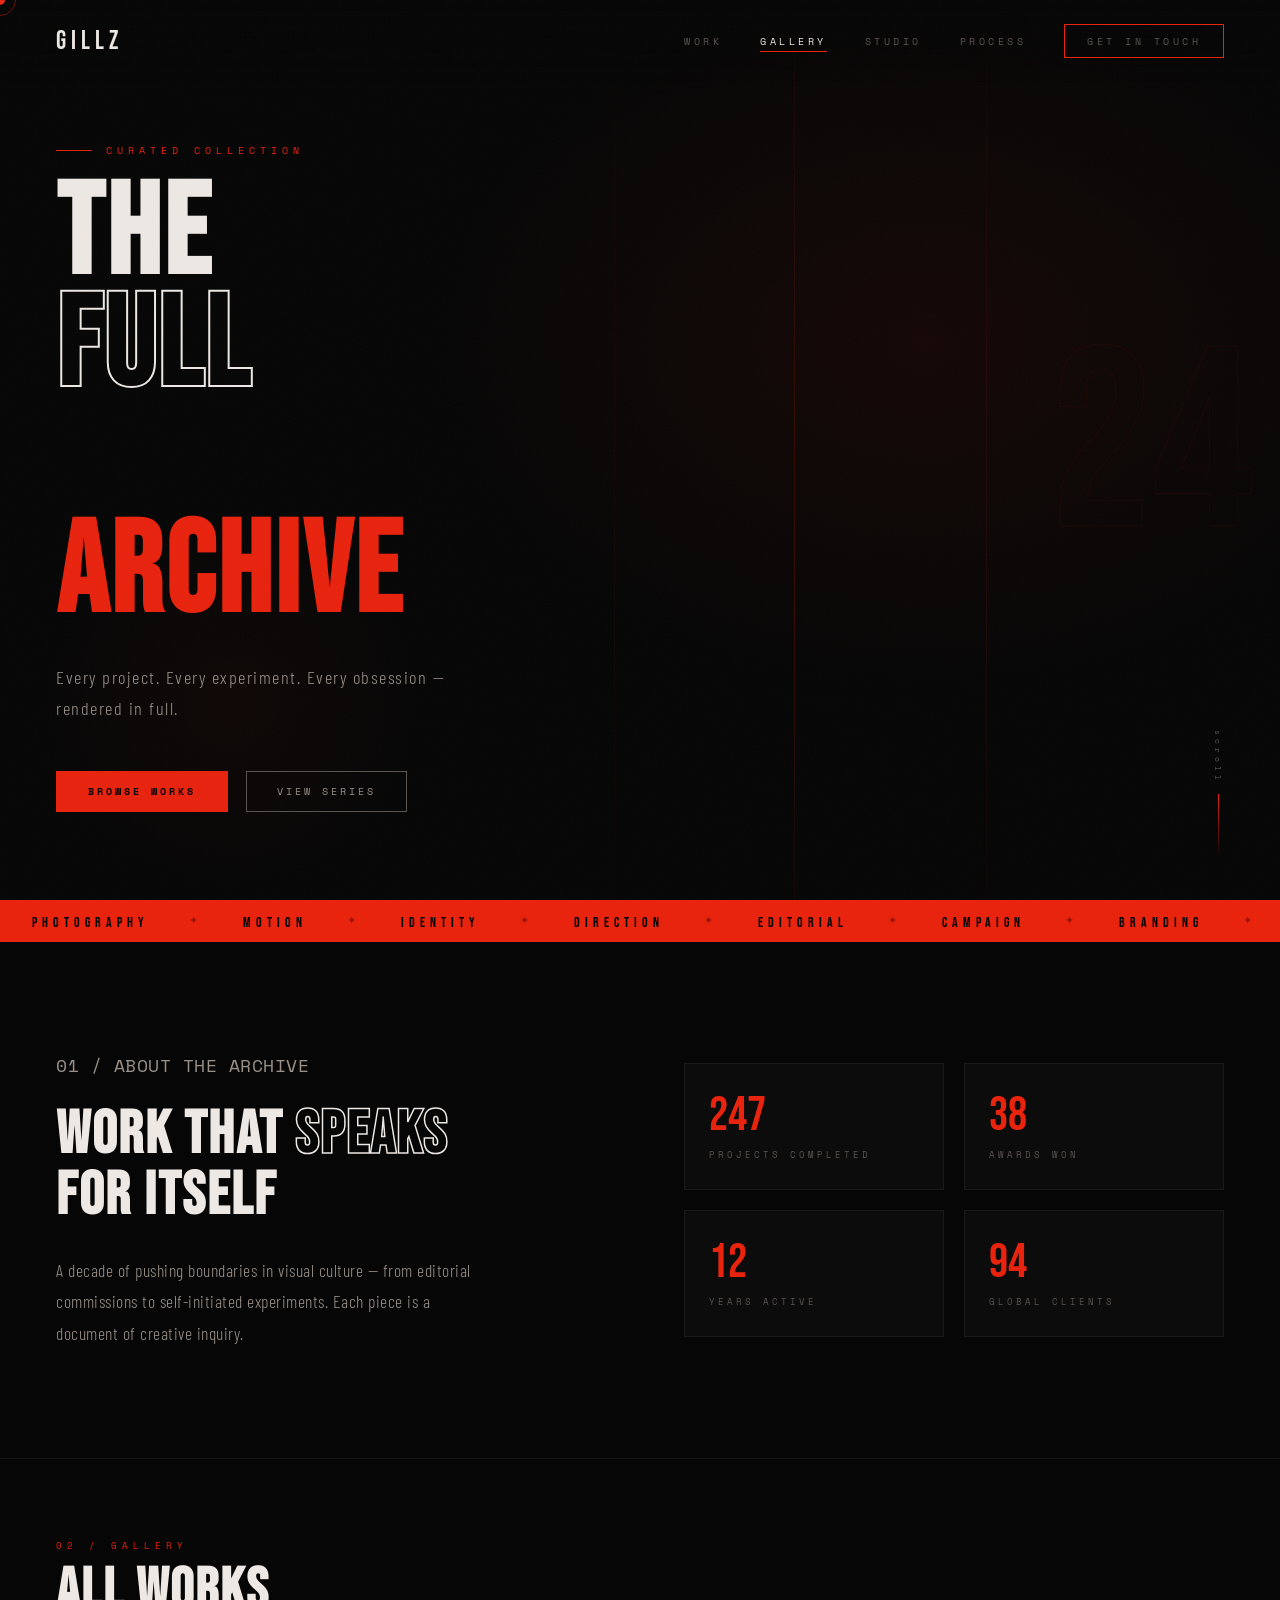
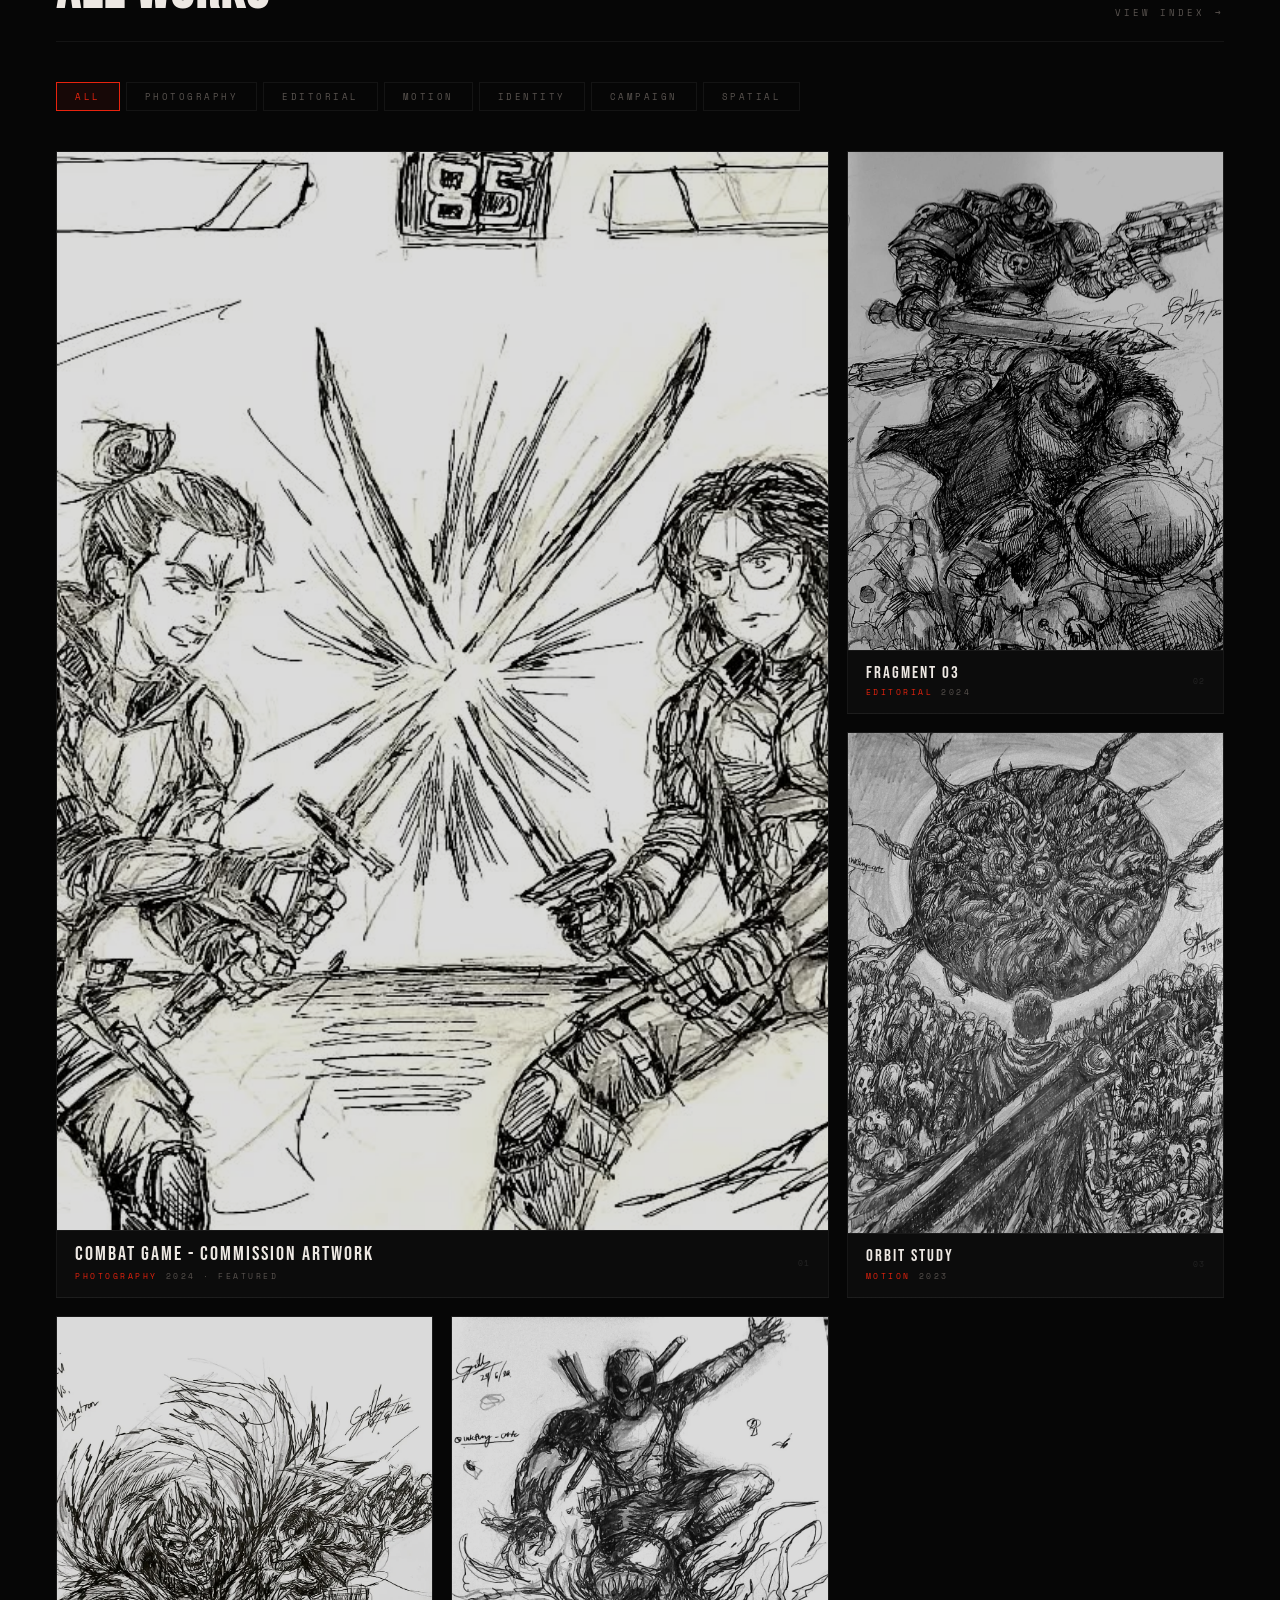
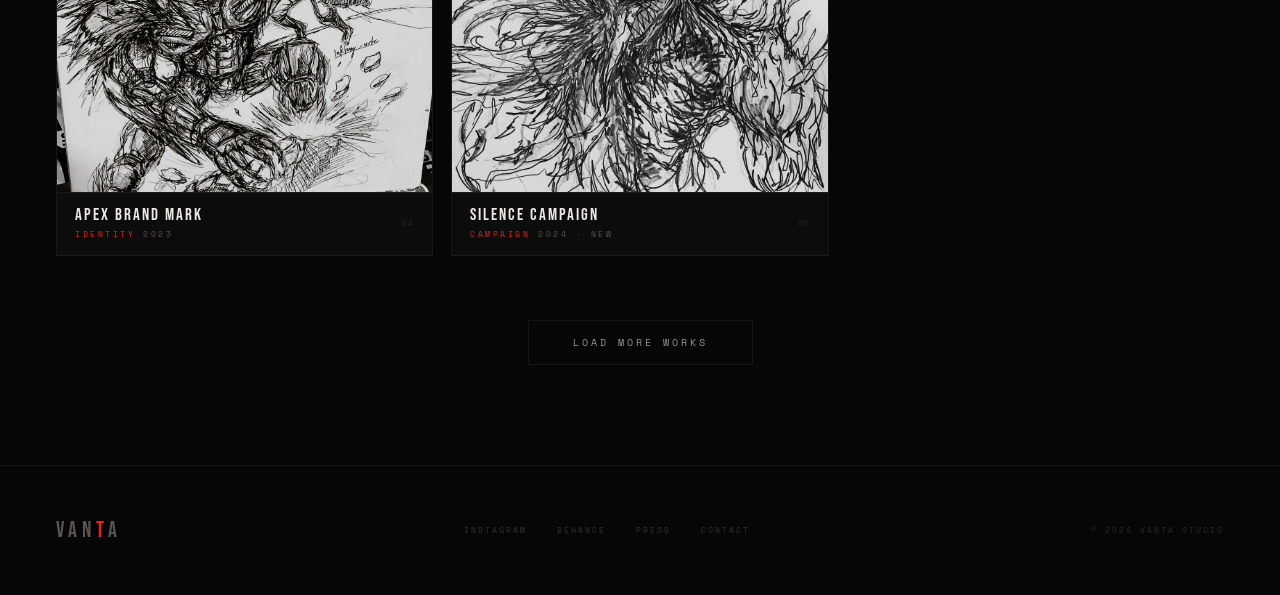
<file: gallery.html>
<!DOCTYPE html>
<html lang="en">
<head>
  <meta charset="UTF-8">
  <meta name="viewport" content="width=device-width, initial-scale=1.0">
  <title>VANTA — Gallery</title>
  <link rel="preconnect" href="https://fonts.googleapis.com">
  <link rel="preconnect" href="https://fonts.gstatic.com" crossorigin>
  <link href="https://fonts.googleapis.com/css2?family=Bebas+Neue&family=Barlow+Condensed:wght@300;400;600&family=Space+Mono:ital@0;1&display=swap" rel="stylesheet">
  <style>
    :root {
      --red:      #e8230e;
      --bg:       #060606;
      --bg2:      #0c0c0c;
      --bg3:      #111111;
      --bg4:      #161616;
      --white:    #ede8e3;
      --muted:    #5a5450;
      --mid:      #9a9088;
      --border:   rgba(255,255,255,0.055);
    }
    *, *::before, *::after { box-sizing: border-box; margin: 0; padding: 0; }
    html { scroll-behavior: smooth; }
    body {
      background: var(--bg); color: var(--white);
      font-family: 'Barlow Condensed', sans-serif;
      overflow-x: hidden; cursor: none;
    }

    /* GRAIN */
    .grain {
      position: fixed; inset: 0; pointer-events: none; z-index: 9000; opacity: .028;
      background-image: url("data:image/svg+xml,%3Csvg xmlns='http://www.w3.org/2000/svg' width='300' height='300'%3E%3Cfilter id='n'%3E%3CfeTurbulence type='fractalNoise' baseFrequency='0.75' numOctaves='4' stitchTiles='stitch'/%3E%3C/filter%3E%3Crect width='300' height='300' filter='url(%23n)'/%3E%3C/svg%3E");
    }

    /* CURSOR */
    #cur {
      position: fixed; width: 10px; height: 10px; background: var(--red);
      border-radius: 50%; pointer-events: none; z-index: 9999;
      transform: translate(-50%,-50%); mix-blend-mode: screen;
      transition: width .2s, height .2s, background .2s;
    }
    #cur-ring {
      position: fixed; width: 32px; height: 32px;
      border: 1px solid rgba(232,35,14,.45); border-radius: 50%;
      pointer-events: none; z-index: 9998; transform: translate(-50%,-50%);
      transition: width .3s, height .3s, border-color .3s;
    }
    body:has(a:hover) #cur,
    body:has(button:hover) #cur { width: 18px; height: 18px; background: var(--white); }
    body:has(a:hover) #cur-ring,
    body:has(button:hover) #cur-ring { width: 46px; height: 46px; border-color: rgba(255,255,255,.5); }

    /* NAV */
    nav {
      position: fixed; top: 0; left: 0; right: 0; z-index: 500;
      display: flex; align-items: center; justify-content: space-between;
      padding: 24px 56px;
      background: linear-gradient(180deg, rgba(6,6,6,.97) 0%, transparent 100%);
    }
    .logo { font-family: 'Bebas Neue', sans-serif; font-size: 1.65rem; letter-spacing: 5px; color: var(--white); text-decoration: none; }
    .logo em { font-style: normal; color: var(--red); }
    .nav-links { display: flex; gap: 38px; align-items: center; }
    .nav-links a {
      font-family: 'Space Mono', monospace; font-size: .6rem; letter-spacing: 3.5px;
      text-transform: uppercase; color: var(--muted); text-decoration: none;
      position: relative; transition: color .25s;
    }
    .nav-links a::after {
      content: ''; position: absolute; bottom: -4px; left: 0;
      width: 0; height: 1px; background: var(--red); transition: width .3s;
    }
    .nav-links a:hover { color: var(--white); }
    .nav-links a:hover::after, .nav-links a.active::after { width: 100%; }
    .nav-links a.active { color: var(--white); }
    .nav-cta {
      font-family: 'Space Mono', monospace; font-size: .58rem; letter-spacing: 3px;
      text-transform: uppercase; padding: 9px 22px;
      border: 1px solid var(--red); color: var(--red); background: transparent;
      cursor: none; text-decoration: none; transition: background .25s, color .25s;
    }
    .nav-cta:hover { background: var(--red); color: #000; }

    /* HERO */
    .hero {
      height: 100vh; min-height: 680px; position: relative;
      display: flex; align-items: flex-end;
      padding: 0 56px 88px; overflow: hidden;
    }
    .hero-bg {
      position: absolute; inset: 0;
      background:
        radial-gradient(ellipse 55% 55% at 72% 38%, rgba(232,35,14,.065) 0%, transparent 70%),
        radial-gradient(ellipse 25% 35% at 18% 78%, rgba(232,35,14,.04) 0%, transparent 60%),
        var(--bg);
    }
    .hero-lines { position: absolute; inset: 0; pointer-events: none; overflow: hidden; }
    .hero-lines span {
      position: absolute; top: -10%; width: 1px; height: 120%;
      background: linear-gradient(to bottom, transparent 0%, rgba(232,35,14,.12) 35%, rgba(232,35,14,.22) 65%, transparent 100%);
    }
    .hero-lines span:nth-child(1) { left: 62%; animation: ld 9s ease-in-out infinite alternate; }
    .hero-lines span:nth-child(2) { left: 77%; opacity: .5; animation: ld 13s ease-in-out infinite alternate-reverse; }
    .hero-lines span:nth-child(3) { left: 48%; opacity: .25; animation: ld 7s ease-in-out infinite alternate; }
    @keyframes ld { from { transform: translateX(0); } to { transform: translateX(48px); } }
    .hero-deco-num {
      position: absolute; top: 50%; right: 2%; transform: translateY(-50%);
      font-family: 'Bebas Neue', sans-serif; font-size: clamp(160px,20vw,340px);
      color: transparent; -webkit-text-stroke: 1px rgba(232,35,14,.07);
      line-height: 1; pointer-events: none; user-select: none;
      animation: np 7s ease-in-out infinite;
    }
    @keyframes np { 0%,100% { -webkit-text-stroke-color: rgba(232,35,14,.05); } 50% { -webkit-text-stroke-color: rgba(232,35,14,.13); } }
    .hero-content { position: relative; z-index: 2; max-width: 700px; }
    .hero-tag {
      font-family: 'Space Mono', monospace; font-size: .62rem; letter-spacing: 5px;
      color: var(--red); text-transform: uppercase; margin-bottom: 22px;
      display: flex; align-items: center; gap: 14px;
    }
    .hero-tag::before { content: ''; display: block; width: 36px; height: 1px; background: var(--red); }
    .hero h1 { font-family: 'Bebas Neue', sans-serif; font-size: clamp(68px,10vw,152px); line-height: .88; letter-spacing: 3px; margin-bottom: 32px; }
    .hero h1 .outline { color: transparent; -webkit-text-stroke: 2px var(--white); display: block; }
    .hero h1 .accent { color: var(--red); }
    .hero-desc { font-size: 1.15rem; font-weight: 300; letter-spacing: 1.5px; color: var(--mid); margin-bottom: 48px; max-width: 400px; line-height: 1.65; }
    .hero-actions { display: flex; gap: 18px; align-items: center; }
    .btn-primary {
      font-family: 'Space Mono', monospace; font-size: .62rem; letter-spacing: 3px;
      text-transform: uppercase; padding: 13px 32px; background: var(--red);
      color: #000; border: none; cursor: none; font-weight: 700;
      text-decoration: none; display: inline-block;
      transition: background .25s, transform .2s;
    }
    .btn-primary:hover { background: var(--white); transform: translateY(-2px); }
    .btn-ghost {
      font-family: 'Space Mono', monospace; font-size: .62rem; letter-spacing: 3px;
      text-transform: uppercase; padding: 12px 30px;
      border: 1px solid var(--muted); color: var(--mid);
      background: transparent; cursor: none; text-decoration: none;
      display: inline-block; transition: border-color .25s, color .25s;
    }
    .btn-ghost:hover { border-color: var(--white); color: var(--white); }
    .scroll-hint {
      position: absolute; bottom: 42px; right: 56px;
      display: flex; flex-direction: column; align-items: center; gap: 10px; z-index: 2;
    }
    .scroll-hint span { font-family: 'Space Mono', monospace; font-size: .52rem; letter-spacing: 4px; color: var(--muted); writing-mode: vertical-rl; }
    .scroll-bar { width: 1px; height: 64px; background: linear-gradient(to bottom, var(--red), transparent); animation: sp 2.2s ease-in-out infinite; }
    @keyframes sp { 0%,100% { opacity: .3; transform: scaleY(.75); } 50% { opacity: 1; transform: scaleY(1); } }

    /* MARQUEE */
    .marquee { background: var(--red); padding: 11px 0; overflow: hidden; white-space: nowrap; }
    .marquee-track { display: inline-flex; animation: mq 16s linear infinite; }
    .marquee-track span { font-family: 'Bebas Neue', sans-serif; font-size: .9rem; letter-spacing: 5px; color: #000; padding: 0 32px; }
    .marquee-track span.dot { color: rgba(0,0,0,.35); padding: 0 8px; font-size: .7rem; }
    @keyframes mq { from { transform: translateX(0); } to { transform: translateX(-50%); } }

    /* INTRO */
    .intro {
      padding: 108px 56px; display: grid; grid-template-columns: 1fr 1fr;
      gap: 88px; align-items: center; border-bottom: 1px solid var(--border);
    }
    .section-num { font-family: 'Space Mono', monospace; font-size: .58rem; letter-spacing: 5px; color: var(--red); margin-bottom: 22px; }
    .intro h2 { font-family: 'Bebas Neue', sans-serif; font-size: clamp(40px,4.8vw,68px); line-height: 1; letter-spacing: 2px; margin-bottom: 28px; }
    .intro h2 em { font-style: normal; color: transparent; -webkit-text-stroke: 1.5px var(--white); }
    .intro p { font-size: 1.1rem; font-weight: 300; color: var(--mid); line-height: 1.8; letter-spacing: .5px; max-width: 430px; }
    .stats { display: grid; grid-template-columns: 1fr 1fr; gap: 20px; }
    .stat {
      padding: 28px 24px; border: 1px solid var(--border); background: var(--bg2);
      transition: border-color .3s, background .3s; position: relative; overflow: hidden;
    }
    .stat::before { content: ''; position: absolute; top: 0; left: 0; width: 2px; height: 0; background: var(--red); transition: height .4s; }
    .stat:hover { border-color: rgba(232,35,14,.25); background: var(--bg3); }
    .stat:hover::before { height: 100%; }
    .stat .n { font-family: 'Bebas Neue', sans-serif; font-size: 3rem; color: var(--red); line-height: 1; margin-bottom: 8px; }
    .stat .l { font-family: 'Space Mono', monospace; font-size: .55rem; letter-spacing: 3px; color: var(--muted); text-transform: uppercase; }

    /* GALLERY SECTION */
    .gallery-section { padding: 80px 56px 100px; }
    .section-header { display: flex; align-items: flex-end; justify-content: space-between; margin-bottom: 40px; padding-bottom: 22px; border-bottom: 1px solid var(--border); }
    .section-header .label { font-family: 'Space Mono', monospace; font-size: .58rem; letter-spacing: 5px; color: var(--red); margin-bottom: 10px; text-transform: uppercase; }
    .section-header h2 { font-family: 'Bebas Neue', sans-serif; font-size: clamp(34px,4.5vw,60px); letter-spacing: 2px; line-height: 1; }
    .view-all { font-family: 'Space Mono', monospace; font-size: .58rem; letter-spacing: 3px; color: var(--muted); text-decoration: none; text-transform: uppercase; display: flex; align-items: center; gap: 10px; transition: color .25s; }
    .view-all .arr { transition: transform .25s; display: inline-block; }
    .view-all:hover { color: var(--white); }
    .view-all:hover .arr { transform: translateX(6px); }

    .filters { display: flex; gap: 6px; margin-bottom: 40px; flex-wrap: wrap; }
    .filter-btn {
      font-family: 'Space Mono', monospace; font-size: .55rem; letter-spacing: 2.5px;
      text-transform: uppercase; padding: 7px 18px;
      border: 1px solid var(--border); background: transparent; color: var(--muted);
      cursor: none; transition: all .22s;
    }
    .filter-btn:hover, .filter-btn.active { border-color: var(--red); color: var(--red); background: rgba(232,35,14,.07); }

    /* GALLERY GRID */
    .gallery-grid {
      display: grid;
      grid-template-columns: repeat(12, minmax(0, 1fr));
      gap: 18px;
      grid-auto-flow: dense;
    }

    .g-card {
      grid-column: span 4;
      display: flex; flex-direction: column;
      background: linear-gradient(180deg, rgba(17,17,17,.95), rgba(10,10,10,.95));
      border: 1px solid rgba(255,255,255,.055);
      cursor: none;
      opacity: 0; transform: translateY(28px);
      transition: opacity .65s ease, transform .65s ease, box-shadow .4s, border-color .3s;
      overflow: hidden;
    }
    .g-card.visible { opacity: 1; transform: translateY(0); }
    .g-card:hover { box-shadow: 0 20px 60px rgba(0,0,0,.55); border-color: rgba(232,35,14,.24); z-index: 2; }
    .g-card.featured { grid-column: span 8; grid-row: span 2; }

    /* image wrapper — clips the image/overlay only */
    .g-img-wrap {
      position: relative; overflow: hidden; flex: 1;
      min-height: 280px;
      background:
        radial-gradient(circle at top right, rgba(232,35,14,.12), transparent 42%),
        linear-gradient(135deg, rgba(255,255,255,.03), rgba(232,35,14,.04));
    }
    .g-card.featured .g-img-wrap { min-height: 430px; }

    .g-card img {
      width: 100%; height: 100%; object-fit: cover; display: block;
      min-height: 240px; transition: transform .65s cubic-bezier(.25,.46,.45,.94), filter .4s;
      filter: grayscale(22%) brightness(.86);
    }
    .g-card.featured img { min-height: 430px; }
    .g-card:hover img { transform: scale(1.06); filter: grayscale(0%) brightness(1); }

    /* hover overlay — lives inside .g-img-wrap */
    .g-overlay {
      position: absolute; inset: 0;
      background: linear-gradient(to top, rgba(6,6,6,.8) 0%, transparent 58%);
      opacity: 0; transition: opacity .4s;
      display: flex; flex-direction: column; justify-content: flex-end; padding: 22px;
    }
    .g-card:hover .g-overlay { opacity: 1; }
    .g-overlay-top { position: absolute; top: 16px; right: 16px; display: flex; gap: 8px; align-items: center; }
    .g-badge { font-family: 'Space Mono', monospace; font-size: .48rem; letter-spacing: 2px; text-transform: uppercase; padding: 4px 10px; background: rgba(6,6,6,.7); border: 1px solid rgba(255,255,255,.15); color: var(--mid); }
    .g-icon-btn { width: 34px; height: 34px; border: 1px solid rgba(255,255,255,.35); display: flex; align-items: center; justify-content: center; font-size: .95rem; background: transparent; transition: background .25s, border-color .25s; cursor: none; }
    .g-card:hover .g-icon-btn { background: var(--red); border-color: var(--red); }

    /* overlay title (shown on hover only) */
    .g-overlay-title { font-family: 'Bebas Neue', sans-serif; font-size: 1.2rem; letter-spacing: 2px; margin-bottom: 4px; }
    .g-overlay-tag { font-family: 'Space Mono', monospace; font-size: .48rem; letter-spacing: 3px; color: var(--red); text-transform: uppercase; }

    /* ── CAPTION — always visible ── */
    .g-caption {
      padding: 13px 18px 15px;
      background: var(--bg2);
      border-top: 1px solid var(--border);
      display: flex; align-items: center; justify-content: space-between; gap: 12px;
      transition: background .3s, border-color .3s;
      flex-shrink: 0;
    }
    .g-card:hover .g-caption { background: var(--bg3); border-color: rgba(232,35,14,.18); }

    .g-caption-left { flex: 1; min-width: 0; }

    .g-caption-title {
      font-family: 'Bebas Neue', sans-serif;
      font-size: 1.08rem; letter-spacing: 2px; color: var(--white);
      line-height: 1; margin-bottom: 5px;
      white-space: nowrap; overflow: hidden; text-overflow: ellipsis;
      transition: color .25s;
    }
    .g-card.featured .g-caption-title { font-size: 1.28rem; }
    .g-card:hover .g-caption-title { color: var(--white); }

    .g-caption-meta {
      font-family: 'Space Mono', monospace;
      font-size: .48rem; letter-spacing: 2.5px;
      color: var(--muted); text-transform: uppercase;
      display: flex; align-items: center; gap: 8px;
    }
    .g-caption-cat { color: var(--red); }

    .g-caption-num {
      font-family: 'Space Mono', monospace;
      font-size: .48rem; letter-spacing: 1px;
      color: rgba(255,255,255,.1);
      flex-shrink: 0;
      transition: color .25s;
    }
    .g-card:hover .g-caption-num { color: rgba(232,35,14,.35); }

    /* LOAD MORE */
    .load-more-wrap { display: flex; justify-content: center; margin-top: 64px; }
    .load-more {
      font-family: 'Space Mono', monospace; font-size: .62rem; letter-spacing: 3px;
      text-transform: uppercase; padding: 14px 44px;
      border: 1px solid var(--border); color: var(--mid);
      background: transparent; cursor: none;
      transition: border-color .25s, color .25s;
      position: relative; overflow: hidden;
    }
    .load-more::before {
      content: ''; position: absolute; inset: 0; background: var(--red);
      transform: translateX(-100%); transition: transform .35s; z-index: -1;
    }
    .load-more:hover { border-color: var(--red); color: #000; }
    .load-more:hover::before { transform: translateX(0); }

    /* FOOTER */
    footer { padding: 52px 56px; border-top: 1px solid var(--border); display: flex; align-items: center; justify-content: space-between; }
    .footer-logo { font-family: 'Bebas Neue', sans-serif; font-size: 1.35rem; letter-spacing: 5px; color: var(--muted); }
    .footer-logo em { font-style: normal; color: var(--red); }
    .footer-links { display: flex; gap: 30px; }
    .footer-links a { font-family: 'Space Mono', monospace; font-size: .52rem; letter-spacing: 2px; color: rgba(255,255,255,.18); text-decoration: none; text-transform: uppercase; transition: color .25s; }
    .footer-links a:hover { color: var(--mid); }
    footer p { font-family: 'Space Mono', monospace; font-size: .52rem; letter-spacing: 2px; color: rgba(255,255,255,.15); text-transform: uppercase; }

    /* RESPONSIVE */
    @media (max-width: 960px) {
      nav { padding: 18px 28px; }
      .nav-links { gap: 22px; }
      .hero, .gallery-section { padding-left: 28px; padding-right: 28px; }
      .intro { grid-template-columns: 1fr; padding: 64px 28px; gap: 44px; }
      .gallery-grid { grid-template-columns: repeat(2, minmax(0, 1fr)); }
      .g-card, .g-card.featured { grid-column: span 1; }
      .g-card.featured .g-img-wrap { min-height: 320px; }
      footer { flex-direction: column; gap: 24px; padding: 36px 28px; text-align: center; }
      .footer-links { justify-content: center; }
    }

    @media (max-width: 640px) {
      .gallery-grid { grid-template-columns: 1fr; }
      .g-card, .g-card.featured { grid-column: span 1; }
      .g-card.featured .g-img-wrap { min-height: 280px; }
      .g-card img { min-height: 220px; }
    }

    /* REVEAL */
    .reveal { opacity: 0; transform: translateY(26px); transition: opacity .7s ease, transform .7s ease; }
    .reveal.visible { opacity: 1; transform: translateY(0); }
  </style>
</head>
<body>
  <div class="grain"></div>
  <div id="cur"></div>
  <div id="cur-ring"></div>

  <!-- NAV -->
  <nav>
    <a href="index.html" class="logo">GILLZ</a>
    <div class="nav-links">
      <a href="#">Work</a>
      <a href="#" class="active">Gallery</a>
      <a href="#">Studio</a>
      <a href="#">Process</a>
      <a href="#" class="nav-cta">Get in Touch</a>
    </div>
  </nav>

  <!-- HERO -->
  <section class="hero">
    <div class="hero-bg"></div>
    <div class="hero-lines"><span></span><span></span><span></span></div>
    <div class="hero-deco-num">24</div>
    <div class="hero-content fade-up">
      <p class="hero-tag">Curated Collection</p>
      <h1>THE<br><span class="outline">FULL</span><br><span class="accent">ARCHIVE</span></h1>
      <p class="hero-desc">Every project. Every experiment. Every obsession — rendered in full.</p>
      <div class="hero-actions">
        <a href="#gallery" class="btn-primary">Browse Works</a>
        <a href="#" class="btn-ghost">View Series</a>
      </div>
    </div>
    <div class="scroll-hint">
      <span>scroll</span>
      <div class="scroll-bar"></div>
    </div>
  </section>

  <!-- MARQUEE -->
  <div class="marquee" aria-hidden="true">
    <div class="marquee-track">
      <span>Photography</span><span class="dot">✦</span><span>Motion</span><span class="dot">✦</span><span>Identity</span><span class="dot">✦</span><span>Direction</span><span class="dot">✦</span><span>Editorial</span><span class="dot">✦</span><span>Campaign</span><span class="dot">✦</span><span>Branding</span><span class="dot">✦</span><span>Spatial</span><span class="dot">✦</span>
      <span>Photography</span><span class="dot">✦</span><span>Motion</span><span class="dot">✦</span><span>Identity</span><span class="dot">✦</span><span>Direction</span><span class="dot">✦</span><span>Editorial</span><span class="dot">✦</span><span>Campaign</span><span class="dot">✦</span><span>Branding</span><span class="dot">✦</span><span>Spatial</span><span class="dot">✦</span>
    </div>
  </div>

  <!-- INTRO -->
  <section class="intro">
    <div class="reveal">
      <p class="section-num">01 / ABOUT THE ARCHIVE</p>
      <h2>WORK THAT <em>SPEAKS</em><br>FOR ITSELF</h2>
      <p>A decade of pushing boundaries in visual culture — from editorial commissions to self-initiated experiments. Each piece is a document of creative inquiry.</p>
    </div>
    <div class="stats reveal">
      <div class="stat"><div class="n">247</div><div class="l">Projects Completed</div></div>
      <div class="stat"><div class="n">38</div><div class="l">Awards Won</div></div>
      <div class="stat"><div class="n">12</div><div class="l">Years Active</div></div>
      <div class="stat"><div class="n">94</div><div class="l">Global Clients</div></div>
    </div>
  </section>

  <!-- GALLERY -->
  <section class="gallery-section" id="gallery">
    <div class="section-header reveal">
      <div>
        <p class="label">02 / Gallery</p>
        <h2>ALL WORKS</h2>
      </div>
      <a href="#" class="view-all">View Index <span class="arr">→</span></a>
    </div>

    <div class="filters reveal">
      <button class="filter-btn active">All</button>
      <button class="filter-btn">Photography</button>
      <button class="filter-btn">Editorial</button>
      <button class="filter-btn">Motion</button>
      <button class="filter-btn">Identity</button>
      <button class="filter-btn">Campaign</button>
      <button class="filter-btn">Spatial</button>
    </div>

    <div class="gallery-grid" id="galleryGrid">

      <!-- CARD 1: FEATURED -->
      <div class="g-card featured" data-cat="Photography">
        <div class="g-img-wrap">
          <img src="battle.png" alt="Combat game artwork of Terminator vs Ninja Kamui" loading="lazy">
          <div class="g-overlay">
            <div class="g-overlay-top">
              <span class="g-badge">Featured</span>
              <div class="g-icon-btn">↗</div>
            </div>
            <p class="g-overlay-title">Combat Game - Commission</p>
            <p class="g-overlay-tag">View Project</p>
          </div>
        </div>
        <div class="g-caption">
          <div class="g-caption-left">
            <div class="g-caption-title">Combat game - Commission artwork</div>
            <div class="g-caption-meta">
              <span class="g-caption-cat">Photography</span>
              <span>2024 · Featured</span>
            </div>
          </div>
          <div class="g-caption-num">01</div>
        </div>
      </div>

      <!-- CARD 2 -->
      <div class="g-card" data-cat="Editorial">
        <div class="g-img-wrap">
          <img src="battle2.png" alt="Combat game artwork of Terminator vs Ninja Kamui" loading="lazy">
          <div class="g-overlay">
            <div class="g-overlay-top"><div class="g-icon-btn">↗</div></div>
            <p class="g-overlay-title">Warhammer X Doom</p>
            <p class="g-overlay-tag">View Project</p>
          </div>
        </div>
        <div class="g-caption">
          <div class="g-caption-left">
            <div class="g-caption-title">Fragment 03</div>
            <div class="g-caption-meta">
              <span class="g-caption-cat">Editorial</span>
              <span>2024</span>
            </div>
          </div>
          <div class="g-caption-num">02</div>
        </div>
      </div>

      <!-- CARD 3 -->
      <div class="g-card" data-cat="Motion">
        <div class="g-img-wrap">
          <img src="Berserk.png" alt="Combat game artwork of Terminator vs Ninja Kamui" loading="lazy">
          <div class="g-overlay">
            <div class="g-overlay-top"><div class="g-icon-btn">↗</div></div>
            <p class="g-overlay-title">Orbit Study</p>
            <p class="g-overlay-tag">View Project</p>
          </div>
        </div>
        <div class="g-caption">
          <div class="g-caption-left">
            <div class="g-caption-title">Orbit Study</div>
            <div class="g-caption-meta">
              <span class="g-caption-cat">Motion</span>
              <span>2023</span>
            </div>
          </div>
          <div class="g-caption-num">03</div>
        </div>
      </div>

      <!-- CARD 4 -->
      <div class="g-card" data-cat="Identity">
        <div class="g-img-wrap">
          <img src="megatron.png" alt="Combat game artwork of Terminator vs Ninja Kamui" loading="lazy">
          <div class="g-overlay">
            <div class="g-overlay-top"><div class="g-icon-btn">↗</div></div>
            <p class="g-overlay-title">Apex Brand Mark</p>
            <p class="g-overlay-tag">View Project</p>
          </div>
        </div>
        <div class="g-caption">
          <div class="g-caption-left">
            <div class="g-caption-title">Apex Brand Mark</div>
            <div class="g-caption-meta">
              <span class="g-caption-cat">Identity</span>
              <span>2023</span>
            </div>
          </div>
          <div class="g-caption-num">04</div>
        </div>
      </div>

      <!-- CARD 5 -->
      <div class="g-card" data-cat="Campaign">
        <div class="g-img-wrap">
          <img src="image.png" alt="Combat game artwork of Terminator vs Ninja Kamui" loading="lazy">
          <div class="g-overlay">
            <div class="g-overlay-top">
              <span class="g-badge">New</span>
              <div class="g-icon-btn">↗</div>
            </div>
            <p class="g-overlay-title">Silence Campaign</p>
            <p class="g-overlay-tag">View Project</p>
          </div>
        </div>
        <div class="g-caption">
          <div class="g-caption-left">
            <div class="g-caption-title">Silence Campaign</div>
            <div class="g-caption-meta">
              <span class="g-caption-cat">Campaign</span>
              <span>2024 · New</span>
            </div>
          </div>
          <div class="g-caption-num">05</div>
        </div>
      </div>

    </div>

    <div class="load-more-wrap reveal">
      <button class="load-more">Load More Works</button>
    </div>
  </section>

  <!-- FOOTER -->
  <footer>
    <div class="footer-logo">VAN<em>T</em>A</div>
    <div class="footer-links">
      <a href="#">Instagram</a>
      <a href="#">Behance</a>
      <a href="#">Press</a>
      <a href="#">Contact</a>
    </div>
    <p>© 2024 Vanta Studio</p>
  </footer>

  <script>
    /* CURSOR */
    const cur = document.getElementById('cur');
    const ring = document.getElementById('cur-ring');
    let mx = 0, my = 0, rx = 0, ry = 0;
    document.addEventListener('mousemove', e => {
      mx = e.clientX; my = e.clientY;
      cur.style.left = mx + 'px'; cur.style.top = my + 'px';
    });
    (function loop() {
      rx += (mx - rx) * 0.11; ry += (my - ry) * 0.11;
      ring.style.left = rx + 'px'; ring.style.top = ry + 'px';
      requestAnimationFrame(loop);
    })();

    /* SCROLL REVEAL */
    const ro = new IntersectionObserver(es => es.forEach(e => {
      if (e.isIntersecting) { e.target.classList.add('visible'); ro.unobserve(e.target); }
    }), { threshold: 0.1 });
    document.querySelectorAll('.reveal').forEach(el => ro.observe(el));

    /* GALLERY STAGGER */
    const co = new IntersectionObserver(es => es.forEach(e => {
      if (e.isIntersecting) {
        document.querySelectorAll('.g-card').forEach((c, i) => setTimeout(() => c.classList.add('visible'), i * 90));
        co.disconnect();
      }
    }), { threshold: 0.05 });
    const grid = document.getElementById('galleryGrid');
    if (grid) co.observe(grid);

    /* FILTERS */
    const filterBtns = document.querySelectorAll('.filter-btn');
    const cards = document.querySelectorAll('.g-card');
    filterBtns.forEach(btn => {
      btn.addEventListener('click', () => {
        filterBtns.forEach(b => b.classList.remove('active'));
        btn.classList.add('active');
        const cat = btn.textContent.trim();
        cards.forEach(card => {
          if (cat === 'All' || card.dataset.cat === cat) {
            card.style.display = '';
            setTimeout(() => { card.style.opacity = '1'; card.style.transform = 'translateY(0)'; }, 50);
          } else {
            card.style.opacity = '0'; card.style.transform = 'translateY(12px)';
            setTimeout(() => card.style.display = 'none', 350);
          }
        });
      });
    });

    /* HERO FADE */
    document.querySelectorAll('.fade-up').forEach((el, i) => {
      el.style.opacity = '0'; el.style.transform = 'translateY(28px)';
      el.style.transition = `opacity .8s ease ${i*.15+.2}s, transform .8s ease ${i*.15+.2}s`;
      setTimeout(() => { el.style.opacity = '1'; el.style.transform = 'translateY(0)'; }, 100);
    });
  </script>
</body>
</html>
</file>
